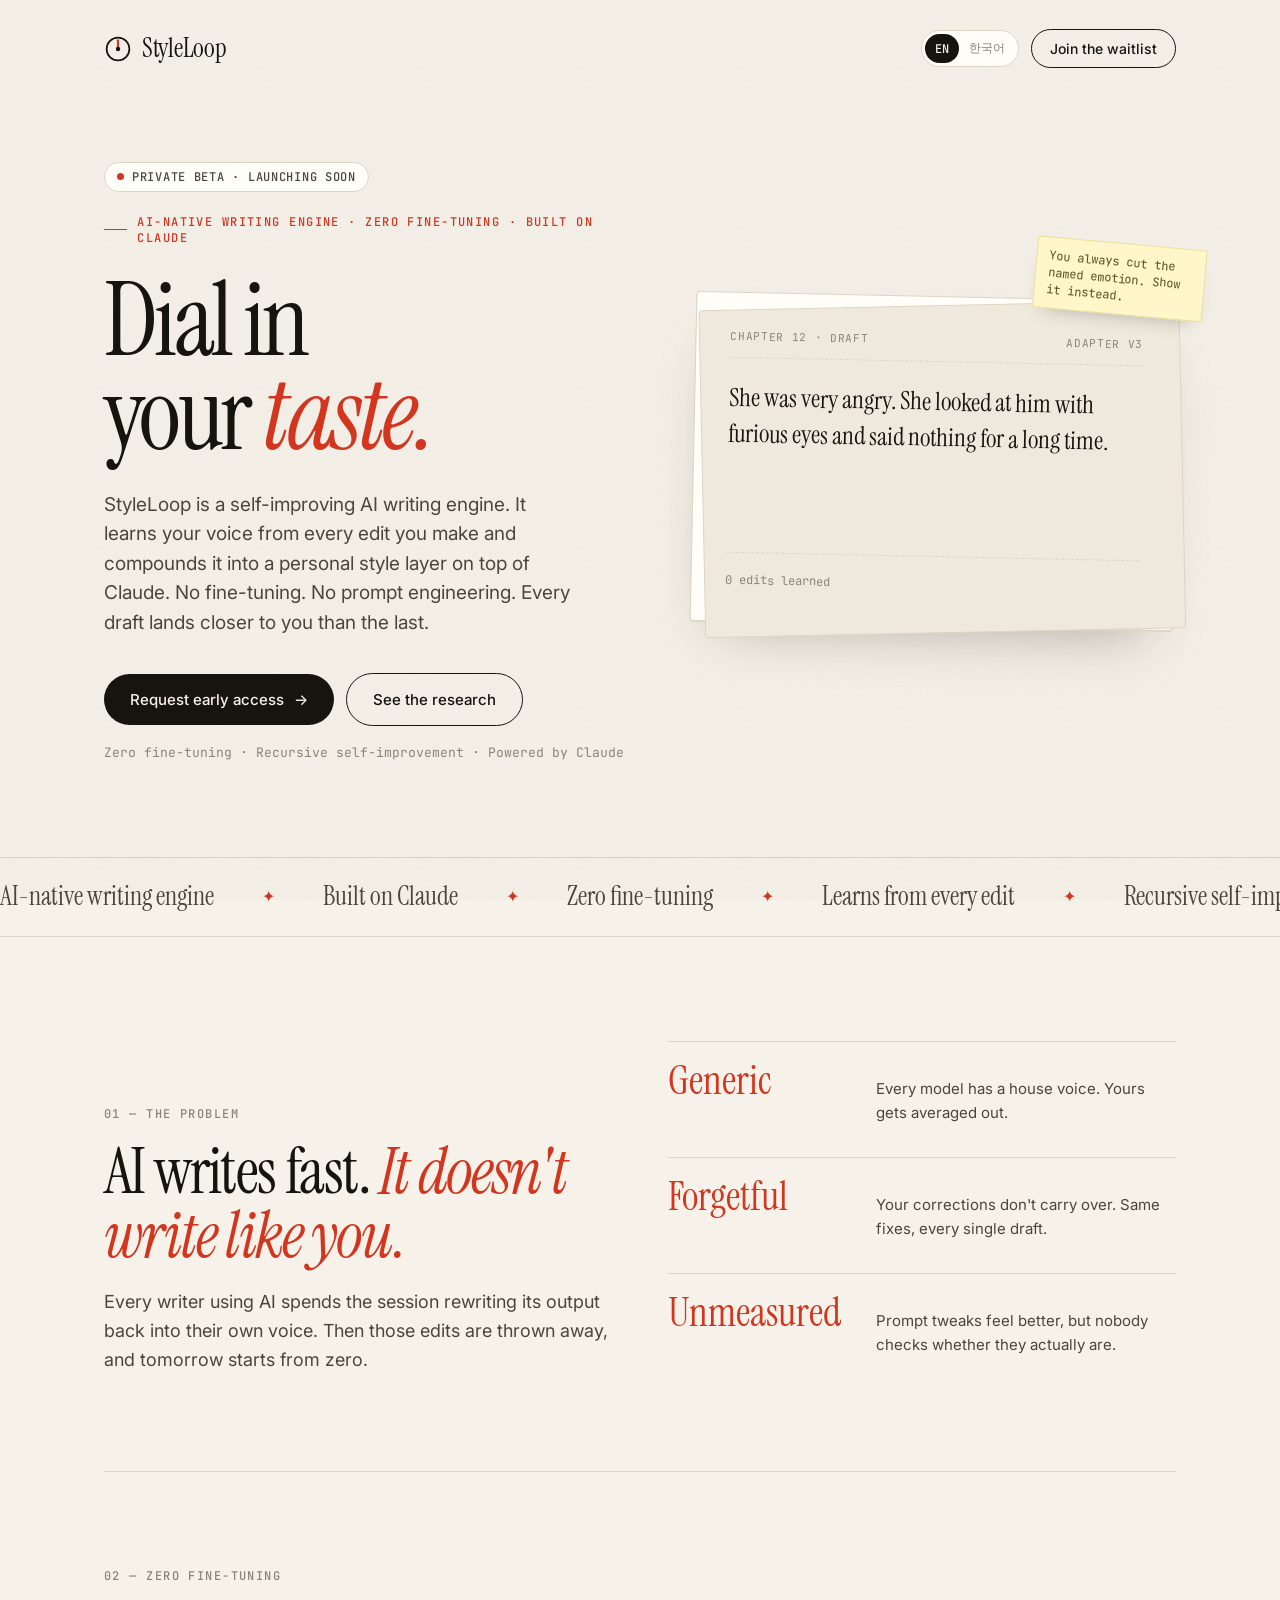
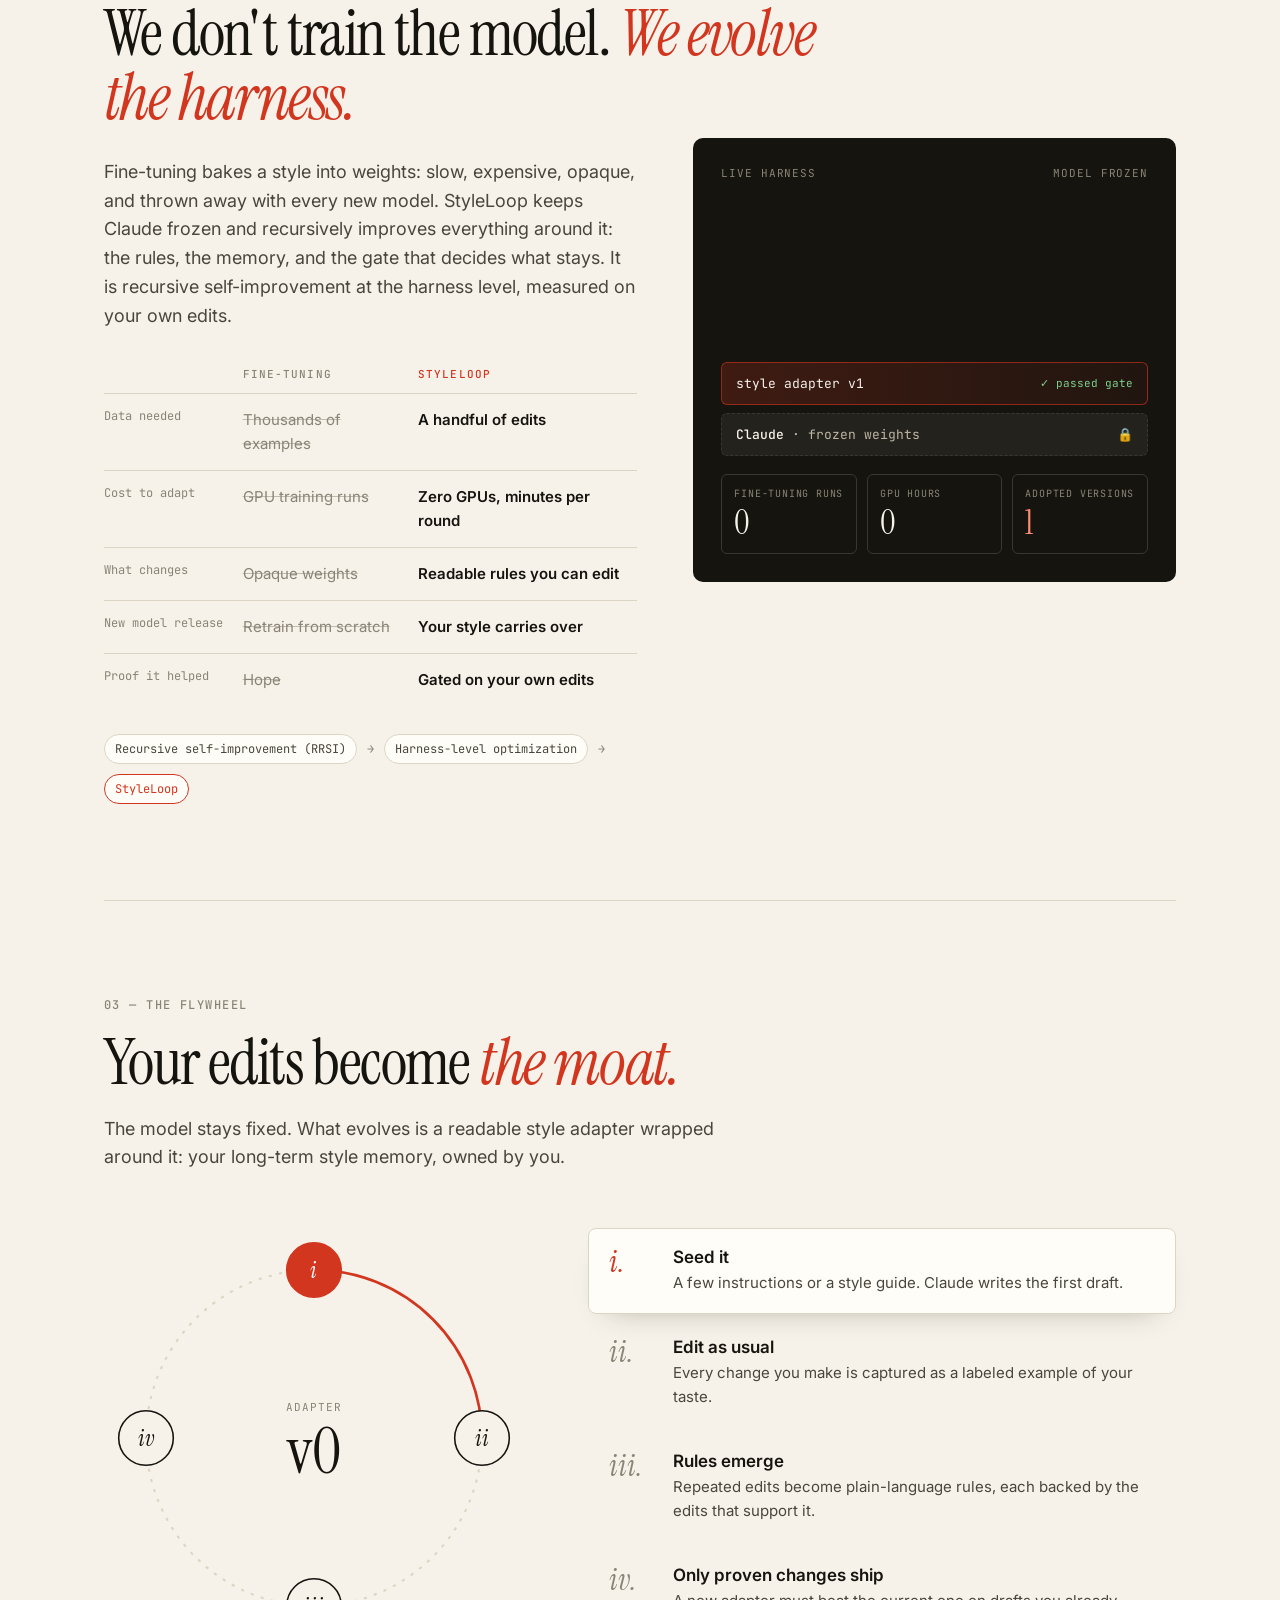
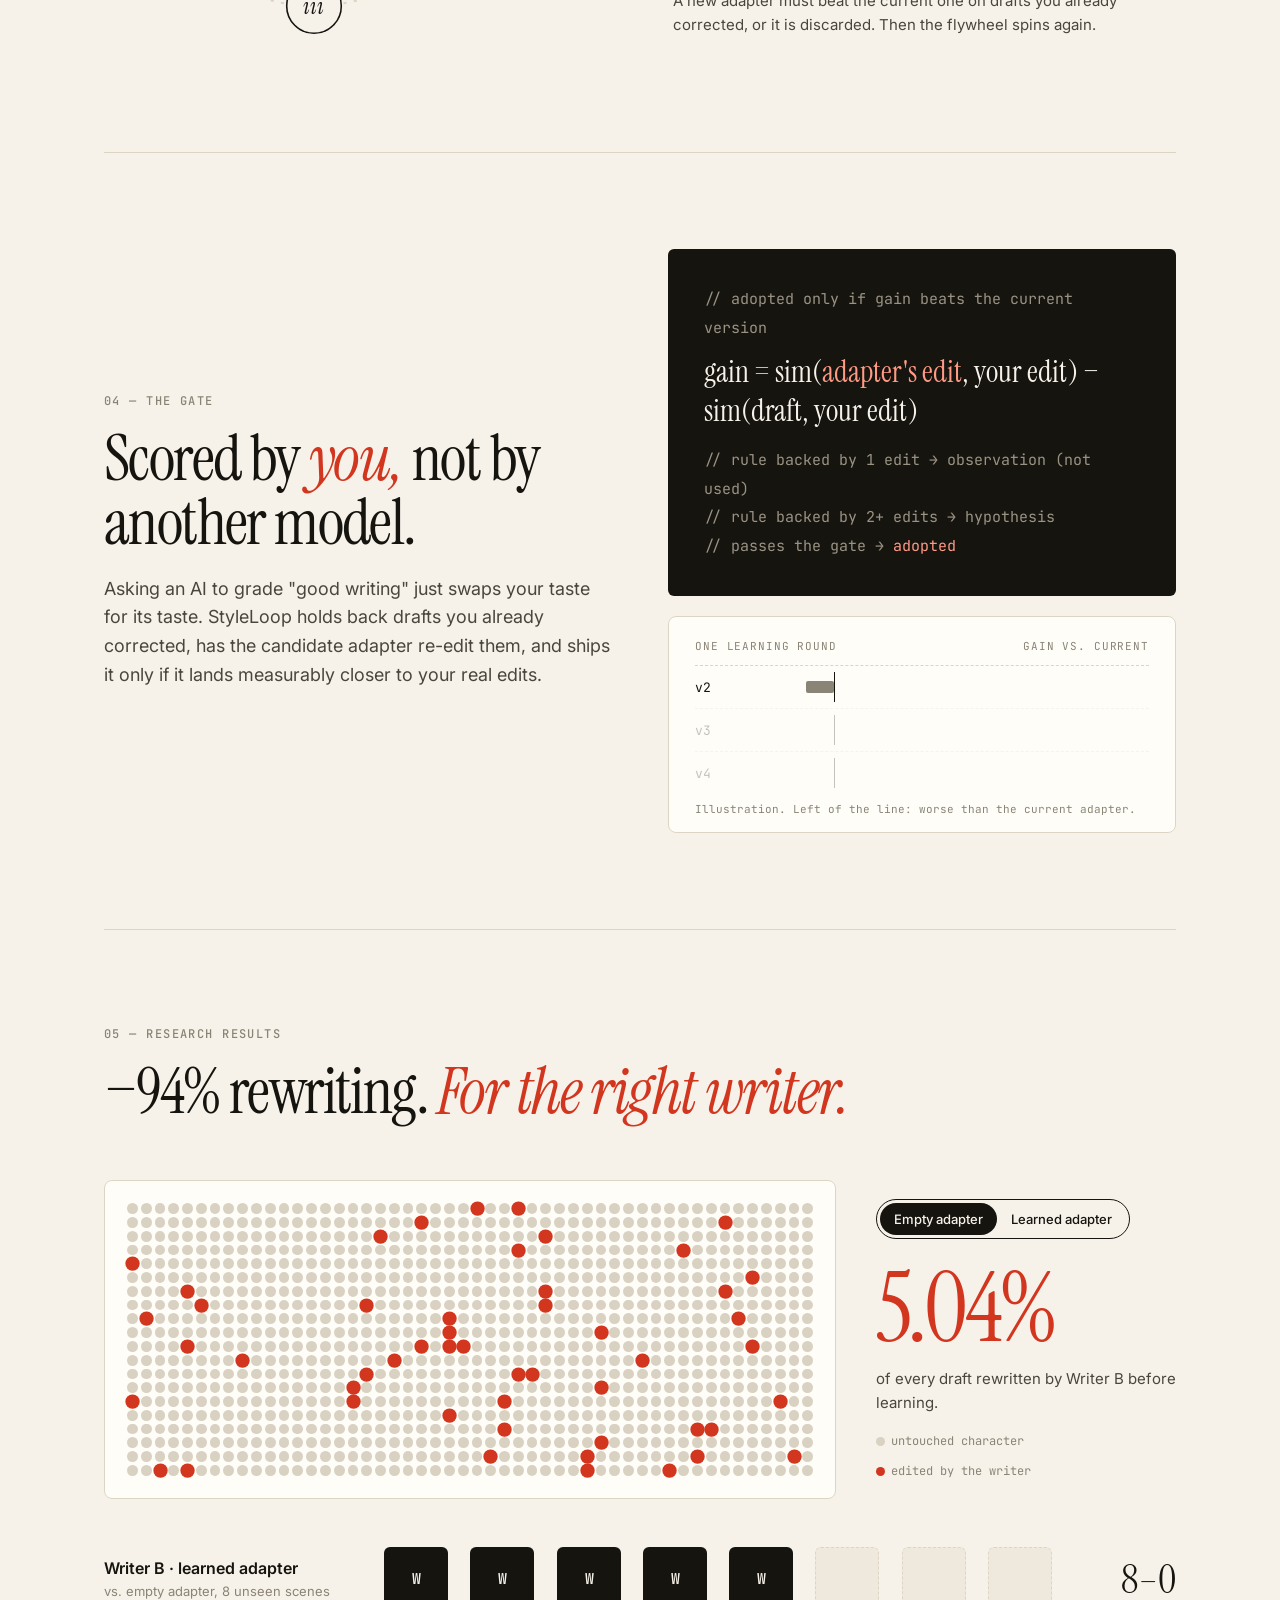
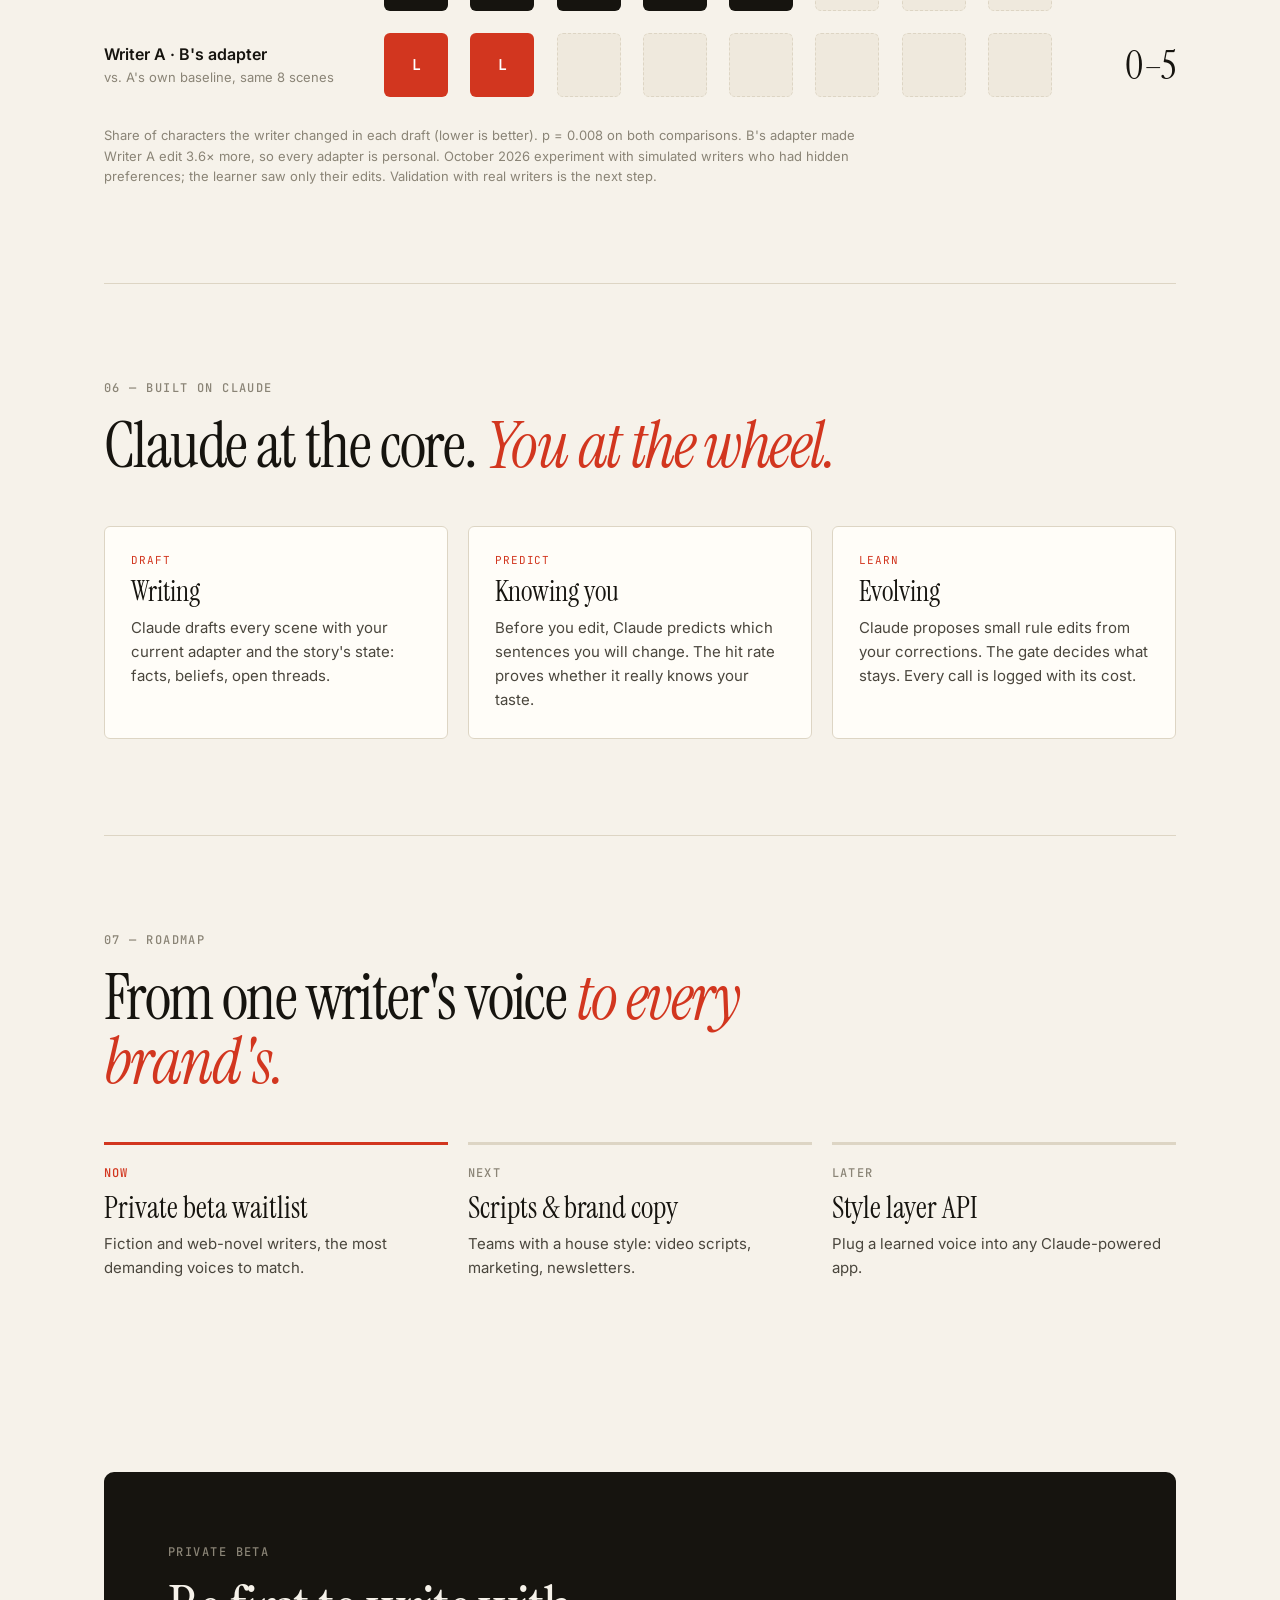
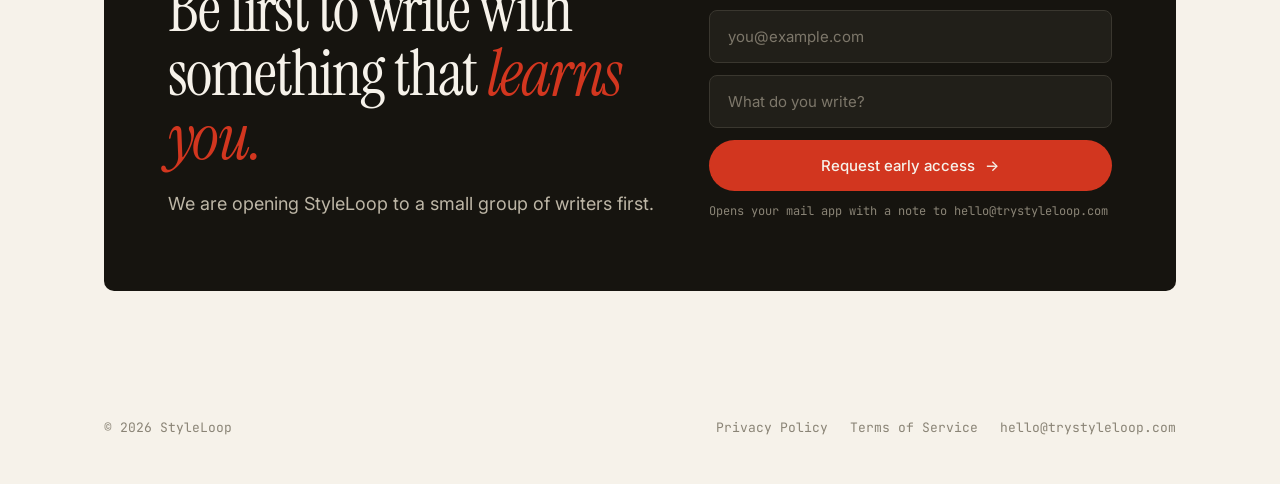
<file: index.html>
<!doctype html>
<html lang="en">
<head>
<meta charset="utf-8">
<meta name="viewport" content="width=device-width, initial-scale=1">
<link rel="icon" href="data:image/svg+xml,%3Csvg xmlns=%27http://www.w3.org/2000/svg%27 viewBox=%270 0 32 32%27%3E%3Crect width=%2732%27 height=%2732%27 rx=%277%27 fill=%27%23f6f2ea%27/%3E%3Ccircle cx=%2716%27 cy=%2716%27 r=%2711%27 fill=%27none%27 stroke=%27%2316140f%27 stroke-width=%272.5%27/%3E%3Cpath d=%27M16 16V7%27 stroke=%27%23d2361f%27 stroke-width=%273%27 stroke-linecap=%27round%27/%3E%3Ccircle cx=%2716%27 cy=%2716%27 r=%272.5%27 fill=%27%2316140f%27/%3E%3C/svg%3E">
<title>StyleLoop — AI writing engine that learns your taste</title>
<meta name="description" content="StyleLoop is a self-improving AI writing engine built on Claude. It learns your voice from every edit you make. Private beta, launching soon.">
<meta property="og:title" content="StyleLoop — Dial in your taste">
<meta property="og:description" content="A self-improving AI writing engine built on Claude. Learns your voice from every edit. −94% rewriting in lab tests.">
<link rel="preconnect" href="https://fonts.googleapis.com">
<link rel="preconnect" href="https://fonts.gstatic.com" crossorigin>
<link href="https://fonts.googleapis.com/css2?family=Instrument+Serif:ital@0;1&family=Inter:wght@400;500;600&family=JetBrains+Mono:wght@400;500&family=Noto+Sans+KR:wght@400;500;600&family=Noto+Serif+KR:wght@400;600&display=swap" rel="stylesheet">
<style>
:root{
  --paper:#f6f2ea;--paper-2:#efe9dd;--ink:#16140f;--ink-2:#4a463d;--muted:#8a8476;
  --line:#ddd5c4;--red:#d2361f;--red-soft:#f4d9d2;--green:#2f6b3f;--card:#fffdf8;
  --serif:"Instrument Serif","Noto Serif KR",Georgia,serif;--sans:Inter,"Noto Sans KR",system-ui,-apple-system,sans-serif;--mono:"JetBrains Mono",ui-monospace,monospace;
}
*{box-sizing:border-box;margin:0;padding:0}
html{scroll-behavior:smooth}
body{background:var(--paper);color:var(--ink);font:16px/1.6 var(--sans);-webkit-font-smoothing:antialiased;overflow-x:hidden}
body::before{content:"";position:fixed;inset:0;pointer-events:none;opacity:.35;z-index:0;
  background-image:url("data:image/svg+xml,%3Csvg xmlns='http://www.w3.org/2000/svg' width='160' height='160'%3E%3Cfilter id='n'%3E%3CfeTurbulence type='fractalNoise' baseFrequency='.9' numOctaves='2'/%3E%3CfeColorMatrix values='0 0 0 0 0 0 0 0 0 0 0 0 0 0 0 0 0 0 .08 0'/%3E%3C/filter%3E%3Crect width='100%25' height='100%25' filter='url(%23n)'/%3E%3C/svg%3E")}
.wrap{position:relative;z-index:1;max-width:1120px;margin:0 auto;padding:0 24px}
a{color:inherit}

/* nav */
nav{display:flex;align-items:center;justify-content:space-between;padding:28px 0}
.logo{display:flex;align-items:center;gap:10px;font-family:var(--serif);font-size:26px;letter-spacing:-.01em;text-decoration:none}
.logo svg{width:28px;height:28px}
.nav-cta{font:500 14px var(--sans);text-decoration:none;padding:10px 18px;border:1px solid var(--ink);border-radius:999px;transition:.2s}
.nav-cta:hover{background:var(--ink);color:var(--paper)}

/* hero */
.hero{display:grid;grid-template-columns:1.05fr .95fr;gap:56px;align-items:center;padding:64px 0 96px}
.eyebrow{font:500 12px var(--mono);letter-spacing:.12em;text-transform:uppercase;color:var(--red);display:flex;align-items:center;gap:10px;margin-bottom:28px}
.eyebrow::before{content:"";width:24px;height:1px;background:var(--red)}
h1{font-family:var(--serif);font-weight:400;font-size:clamp(56px,8vw,104px);line-height:.92;letter-spacing:-.035em}
h1 em{color:var(--red)}
.lead{font-size:19px;line-height:1.55;color:var(--ink-2);max-width:470px;margin:28px 0 36px}
.btn{display:inline-flex;align-items:center;gap:10px;background:var(--ink);color:var(--paper);font:500 15px var(--sans);text-decoration:none;padding:16px 26px;border-radius:999px;border:0;cursor:pointer;transition:transform .2s,background .2s}
.btn:hover{background:var(--red);transform:translateY(-2px)}
.btn span{transition:transform .2s}.btn:hover span{transform:translateX(4px)}
.hero-note{margin-top:18px;font:13px var(--mono);color:var(--muted)}

/* manuscript card */
.sheet{position:relative;background:var(--card);border:1px solid var(--line);border-radius:4px;padding:36px 34px 28px;
  box-shadow:0 1px 0 var(--line),0 30px 60px -30px rgba(40,30,10,.35);transform:rotate(1.2deg)}
.sheet::after{content:"";position:absolute;inset:8px -8px -8px 8px;background:var(--paper-2);border:1px solid var(--line);border-radius:4px;z-index:-1;transform:rotate(-2.4deg)}
.sheet-head{display:flex;justify-content:space-between;font:11px var(--mono);color:var(--muted);letter-spacing:.06em;text-transform:uppercase;margin-bottom:22px;padding-bottom:14px;border-bottom:1px dashed var(--line)}
.prose{font-family:var(--serif);font-size:25px;line-height:1.45;min-height:150px}
.prose del{color:var(--muted);text-decoration:line-through;text-decoration-color:var(--red);text-decoration-thickness:2px}
.prose ins{text-decoration:none;color:var(--red);font-style:italic;background:linear-gradient(transparent 62%,var(--red-soft) 62%)}
.prose .fade{animation:fade .5s ease both}
@keyframes fade{from{opacity:0;transform:translateY(3px)}to{opacity:1;transform:none}}
.margin-note{position:absolute;right:-26px;top:-58px;transform:rotate(4deg);background:#fff6c9;border:1px solid #eadf9d;padding:10px 12px;font:12px/1.4 var(--mono);color:#5a5020;width:170px;box-shadow:0 10px 20px -12px rgba(0,0,0,.3)}
.sheet-foot{display:flex;align-items:center;justify-content:space-between;margin-top:22px;padding-top:14px;border-top:1px dashed var(--line);font:12px var(--mono);color:var(--muted)}
.chip{display:inline-flex;align-items:center;gap:6px;padding:5px 10px;border-radius:999px;background:#e3efe4;color:var(--green);font-weight:500}
.chip::before{content:"";width:6px;height:6px;border-radius:50%;background:var(--green)}

/* sections */
section{padding:96px 0;border-top:1px solid var(--line)}
.sec-label{font:500 12px var(--mono);letter-spacing:.12em;text-transform:uppercase;color:var(--muted);margin-bottom:18px}
h2{font-family:var(--serif);font-weight:400;font-size:clamp(40px,5vw,64px);line-height:1;letter-spacing:-.025em;max-width:780px}
h2 em{color:var(--red)}
.sub{color:var(--ink-2);font-size:18px;max-width:620px;margin-top:20px}

/* loop */

/* principle */
.principle{display:grid;grid-template-columns:1fr 1fr;gap:56px;align-items:center}
.formula{background:var(--ink);color:var(--paper);border-radius:6px;padding:36px;font:15px/1.9 var(--mono)}
.formula .k{color:#ff9a85}.formula .c{color:#9a9384}
.formula .big{font-family:var(--serif);font-size:30px;line-height:1.3;color:var(--paper);display:block;margin:10px 0 16px}

.fine{font-size:13px;color:var(--muted);margin-top:28px;max-width:760px}
.fine a{color:var(--ink-2)}

/* claude */
.claude-grid{display:grid;grid-template-columns:repeat(3,1fr);gap:20px;margin-top:48px}
.cg{background:var(--card);border:1px solid var(--line);border-radius:6px;padding:26px}
.cg .tag{font:11px var(--mono);letter-spacing:.08em;text-transform:uppercase;color:var(--red)}
.cg h3{font-family:var(--serif);font-weight:400;font-size:28px;margin:10px 0 8px;line-height:1.1}
.cg p{color:var(--ink-2);font-size:15px}

/* beta */
.beta{background:var(--ink);color:var(--paper);border-radius:10px;padding:72px 64px;display:grid;grid-template-columns:1.1fr .9fr;gap:48px;align-items:end;margin:96px 0}
.beta h2{color:var(--paper)}
.beta .sub{color:#bdb6a6}
form{display:grid;gap:12px}
input{width:100%;padding:16px 18px;border-radius:8px;border:1px solid #3a372f;background:#211f19;color:var(--paper);font:15px var(--sans);outline:none;transition:border .2s}
input::placeholder{color:#7d776a}
input:focus{border-color:var(--red)}
form .btn{background:var(--red);justify-content:center}
form .btn:hover{background:#ef4a30}
.form-note{font:12px var(--mono);color:#8a8476}

footer{display:flex;justify-content:space-between;align-items:center;padding:32px 0 48px;font:13px var(--mono);color:var(--muted)}
footer a{text-decoration:none}footer a:hover{color:var(--red)}
footer .legal{display:flex;flex-wrap:wrap;gap:22px;padding:0}


/* loop ring */
.loop-wrap{display:grid;grid-template-columns:420px 1fr;gap:64px;align-items:center;margin-top:56px}
.ring{width:100%;max-width:420px;aspect-ratio:1;position:relative}
.ring svg{width:100%;height:100%;overflow:visible}
.ring .track{fill:none;stroke:var(--line);stroke-width:2;stroke-dasharray:3 7}
.ring .prog{fill:none;stroke:var(--red);stroke-width:2.5;stroke-linecap:round;transition:stroke-dashoffset 1.4s cubic-bezier(.6,0,.2,1)}
.ring .node circle{fill:var(--paper);stroke:var(--ink);stroke-width:1.5;transition:.4s}
.ring .node text{font:italic 22px var(--serif);fill:var(--ink);text-anchor:middle;dominant-baseline:central;transition:.4s}
.ring .node.on circle{fill:var(--red);stroke:var(--red)}
.ring .node.on text{fill:#fff}
.ring-center{position:absolute;inset:0;display:flex;flex-direction:column;align-items:center;justify-content:center;pointer-events:none}
.ring-center .k{font:11px var(--mono);letter-spacing:.1em;text-transform:uppercase;color:var(--muted)}
.ring-center .v{font-family:var(--serif);font-size:64px;line-height:1;margin-top:6px}
.ring-center .v.bump{animation:bump .6s ease}
@keyframes bump{0%{transform:scale(1)}40%{transform:scale(1.18);color:var(--red)}100%{transform:scale(1)}}
.steps{display:grid;gap:4px}
.st{display:grid;grid-template-columns:48px 1fr;gap:16px;padding:18px 20px;border-radius:8px;border:1px solid transparent;transition:.4s}
.st .n{font:italic 30px/1 var(--serif);color:var(--muted);transition:.4s}
.st h3{font:600 17px var(--sans);margin-bottom:4px}
.st p{color:var(--ink-2);font-size:15px}
.st.on{background:var(--card);border-color:var(--line);box-shadow:0 14px 30px -20px rgba(40,30,10,.35)}
.st.on .n{color:var(--red)}

/* gate animation */
.gate{background:var(--card);border:1px solid var(--line);border-radius:8px;padding:22px 26px 16px;margin-top:20px}
.gate-head{display:flex;justify-content:space-between;font:11px var(--mono);letter-spacing:.08em;text-transform:uppercase;color:var(--muted);margin-bottom:12px}
.cand{display:grid;grid-template-columns:44px 1fr 112px;gap:14px;align-items:center;padding:10px 0;border-top:1px dashed var(--line);font:13px var(--mono);opacity:.25;transition:opacity .4s}
.cand.show{opacity:1}
.cand .axis{position:relative;height:18px}
.cand .axis::before{content:"";position:absolute;left:30%;top:-6px;bottom:-6px;width:1px;background:var(--ink)}
.cand .gbar{position:absolute;top:3px;height:12px;border-radius:2px;background:var(--muted);width:0;left:30%;transition:width .9s cubic-bezier(.2,.8,.2,1),left .9s cubic-bezier(.2,.8,.2,1),background .3s}
.cand .verdict{justify-self:end;padding:4px 10px;border-radius:999px;font-size:11px;letter-spacing:.04em;opacity:0;transform:scale(.8);transition:.35s}
.cand.done .verdict{opacity:1;transform:none}
.verdict.no{background:var(--red-soft);color:var(--red)}
.verdict.yes{background:#e3efe4;color:var(--green)}
.cand.adopted .gbar{background:var(--green)}
.cand.rejected .gbar{background:var(--red)}
.gate-foot{font:11px var(--mono);color:var(--muted);margin-top:8px}

/* results: dot field */
.field-wrap{display:grid;grid-template-columns:1fr 300px;gap:40px;margin-top:56px;align-items:center}
.field{display:grid;grid-template-columns:repeat(50,1fr);gap:3px;padding:22px;background:var(--card);border:1px solid var(--line);border-radius:8px}
.field i{display:block;aspect-ratio:1;border-radius:50%;background:#d9d2c2;transition:background .5s,transform .5s}
.field i.r{background:var(--red);transform:scale(1.3)}
.toggle{display:inline-flex;border:1px solid var(--ink);border-radius:999px;padding:3px;margin-bottom:22px}
.toggle button{border:0;background:none;font:500 13px var(--sans);padding:8px 14px;border-radius:999px;cursor:pointer;color:var(--ink);transition:.3s}
.toggle button.on{background:var(--ink);color:var(--paper)}
.readout .big{font-family:var(--serif);font-size:96px;line-height:1;letter-spacing:-.03em;transition:color .4s}
.readout .big.red{color:var(--red)}
.readout .cap{color:var(--ink-2);margin-top:10px;font-size:15px;min-height:48px}
.readout .legend{display:flex;flex-wrap:wrap;gap:14px;margin-top:18px;font:12px var(--mono);color:var(--muted)}
.readout .legend span::before{content:"";display:inline-block;width:9px;height:9px;border-radius:50%;margin-right:6px;vertical-align:-1px;background:#d9d2c2}
.readout .legend span.r::before{background:var(--red)}

/* results: scene tiles */
.duels{display:grid;gap:22px;margin-top:48px}
.duel{display:grid;grid-template-columns:260px 1fr 90px;gap:20px;align-items:center}
.duel .lbl{font-weight:600}.duel .lbl small{display:block;font-weight:400;color:var(--muted);font-size:13px}
.tiles{display:grid;grid-template-columns:repeat(8,1fr);gap:8px;perspective:600px}
.tile{aspect-ratio:1;max-width:64px;border-radius:6px;position:relative;transform-style:preserve-3d;transition:transform .6s cubic-bezier(.3,1.4,.5,1)}
.tile b,.tile s{position:absolute;inset:0;display:flex;align-items:center;justify-content:center;border-radius:6px;backface-visibility:hidden;font:600 15px var(--mono);text-decoration:none}
.tile b{background:var(--paper-2);border:1px dashed var(--line)}
.tile s{transform:rotateY(180deg)}
.tile.w s{background:var(--ink);color:var(--paper)}
.tile.l s{background:var(--red);color:#fff}
.tile.flip{transform:rotateY(180deg)}
.duel .score{font-family:var(--serif);font-size:40px;line-height:1;text-align:right;font-variant-numeric:tabular-nums}

@media (max-width:900px){
  .loop-wrap,.field-wrap{grid-template-columns:1fr}
  .ring{margin:0 auto;max-width:340px}
  .duel{grid-template-columns:1fr;gap:10px}
  .duel .score{text-align:left}
}
@media (max-width:540px){
  .field{grid-template-columns:repeat(25,1fr);padding:14px}
  .readout .big{font-size:72px}
}


/* harness vs fine-tuning */
.hx{display:grid;grid-template-columns:1.05fr .95fr;gap:56px;align-items:start;margin-top:8px}
.vs{width:100%;border-collapse:collapse;margin-top:36px;font-size:15px}
.vs th{font:500 11px var(--mono);letter-spacing:.1em;text-transform:uppercase;color:var(--muted);text-align:left;padding:0 12px 12px 0}
.vs th.us{color:var(--red)}
.vs td{padding:14px 12px 14px 0;border-top:1px solid var(--line);vertical-align:top}
.vs td:first-child{color:var(--muted);font:12px var(--mono);width:26%}
.vs td.them{color:var(--muted);text-decoration:line-through;text-decoration-color:rgba(138,132,118,.5)}
.vs td.us{font-weight:600}
.lineage{display:flex;flex-wrap:wrap;align-items:center;gap:10px;margin-top:28px;font:12px var(--mono);color:var(--ink-2)}
.lineage span{border:1px solid var(--line);background:var(--card);padding:6px 10px;border-radius:999px}
.lineage span.hl{border-color:var(--red);color:var(--red)}
.lineage i{color:var(--muted);font-style:normal}

.stack{background:var(--ink);color:var(--paper);border-radius:10px;padding:28px;position:relative;overflow:hidden}
.stack-head{display:flex;justify-content:space-between;font:11px var(--mono);letter-spacing:.08em;text-transform:uppercase;color:#8a8476;margin-bottom:18px}
.layers{display:flex;flex-direction:column-reverse;gap:8px;height:258px;overflow:hidden;justify-content:flex-start}
.layer{border:1px solid #3a372f;border-radius:6px;padding:12px 14px;display:flex;justify-content:space-between;align-items:center;font:13px var(--mono);
  animation:drop .7s cubic-bezier(.2,1.3,.4,1) both}
.layer.base{background:#24221c;border-style:dashed;color:#bdb6a6;animation:none}
.layer.base b{color:var(--paper);font-weight:500}
.layer.ad{background:linear-gradient(90deg,rgba(210,54,31,.22),rgba(210,54,31,.06));border-color:rgba(210,54,31,.6)}
.layer.ad .ok{color:#7fd08f;font-size:11px}
.layer.ad.old{opacity:.45}
@keyframes drop{from{opacity:0;transform:translateY(-40px)}to{opacity:1;transform:none}}
.meters{display:grid;grid-template-columns:repeat(3,1fr);gap:10px;margin-top:18px}
.meter{border:1px solid #3a372f;border-radius:6px;padding:12px}
.meter .k{font:10px var(--mono);letter-spacing:.08em;text-transform:uppercase;color:#8a8476}
.meter .v{font-family:var(--serif);font-size:34px;line-height:1.1;margin-top:4px}
.meter .v.red{color:#ff8a73}
@media (max-width:900px){.hx{grid-template-columns:1fr}}

/* reveal */
.rv{opacity:0;transform:translateY(18px);transition:opacity .8s ease,transform .8s ease}
.rv.in{opacity:1;transform:none}

@media (max-width:900px){
  .hero,.principle,.beta{grid-template-columns:1fr}
  .hero{padding:32px 0 72px;gap:64px}
  .margin-note{display:none}
  .claude-grid{grid-template-columns:1fr}
  .beta{padding:48px 28px}
}
@media (max-width:540px){
  .wrap{padding:0 16px}
  .prose{font-size:21px}
  .sheet{padding:28px 22px 22px}
  section{padding:72px 0}
  footer{flex-direction:column;gap:10px}
}
@media (prefers-reduced-motion:reduce){*{animation:none!important;transition:none!important}.rv{opacity:1;transform:none}}

/* language switch */
.nav-right{display:flex;align-items:center;gap:12px}
.lang{display:inline-flex;border:1px solid var(--line);border-radius:999px;padding:3px;background:var(--card)}
.lang button{border:0;background:none;font:500 12px var(--mono);padding:6px 10px;border-radius:999px;cursor:pointer;color:var(--muted);transition:.25s}
.lang button.on{background:var(--ink);color:var(--paper)}
html[lang=ko] h1,html[lang=ko] h2{letter-spacing:-.04em;word-break:keep-all}
html[lang=ko] h1{font-size:clamp(48px,7vw,92px);line-height:1.02}
html[lang=ko] body{word-break:keep-all}

/* hero extras */
.hero-ctas{display:flex;flex-wrap:wrap;gap:12px;align-items:center}
.btn.ghost{background:transparent;color:var(--ink);border:1px solid var(--ink)}
.btn.ghost:hover{background:var(--ink);color:var(--paper)}
.live{display:inline-flex;align-items:center;gap:8px;font:500 12px var(--mono);letter-spacing:.06em;text-transform:uppercase;color:var(--ink-2);border:1px solid var(--line);background:var(--card);padding:6px 12px;border-radius:999px;margin-bottom:22px}
.live i{width:7px;height:7px;border-radius:50%;background:var(--red);box-shadow:0 0 0 0 rgba(210,54,31,.5);animation:pulse 1.8s infinite}
@keyframes pulse{70%{box-shadow:0 0 0 9px rgba(210,54,31,0)}100%{box-shadow:0 0 0 0 rgba(210,54,31,0)}}

/* marquee */
.marquee{border-top:1px solid var(--line);border-bottom:1px solid var(--line);overflow:hidden;padding:18px 0;margin-bottom:8px}
.marquee-track{display:flex;gap:48px;width:max-content;animation:slide 32s linear infinite;font-family:var(--serif);font-size:26px;color:var(--ink-2);white-space:nowrap}
.marquee-track span{display:inline-flex;align-items:center;gap:48px}
.marquee-track span::after{content:"✦";color:var(--red);font-size:16px}
@keyframes slide{to{transform:translateX(-50%)}}

/* problem */
.problem{display:grid;grid-template-columns:1fr 1fr;gap:56px;align-items:end}
.pain{display:grid;gap:14px}
.pain div{display:grid;grid-template-columns:190px 1fr;gap:18px;align-items:baseline;padding:18px 0;border-top:1px solid var(--line)}
.pain b{font-family:var(--serif);font-weight:400;font-size:40px;line-height:1;color:var(--red)}
.pain p{color:var(--ink-2);font-size:15px}

/* roadmap */
.road{display:grid;grid-template-columns:repeat(3,1fr);gap:20px;margin-top:48px}
.rm{border-top:3px solid var(--line);padding-top:20px}
.rm.now{border-color:var(--red)}
.rm .when{font:500 12px var(--mono);letter-spacing:.1em;text-transform:uppercase;color:var(--muted)}
.rm.now .when{color:var(--red)}
.rm h3{font-family:var(--serif);font-weight:400;font-size:30px;line-height:1.1;margin:10px 0 8px}
.rm p{color:var(--ink-2);font-size:15px}
@media (max-width:900px){.problem,.road{grid-template-columns:1fr}}
@media (max-width:540px){.nav-cta{display:none}.pain div{grid-template-columns:1fr;gap:6px}.pain b{font-size:32px}}
</style>
</head>
<body>

<div class="wrap">

<nav>
  <a class="logo" href="#">
    <svg viewBox="0 0 32 32" fill="none" aria-hidden="true"><circle cx="16" cy="16" r="13" stroke="#16140f" stroke-width="2"/><path d="M16 16 L16 6" stroke="#d2361f" stroke-width="2.5" stroke-linecap="round"/><circle cx="16" cy="16" r="2.5" fill="#16140f"/></svg>
    StyleLoop
  </a>
  <div class="nav-right">
    <div class="lang" id="lang"><button data-l="en">EN</button><button data-l="ko">한국어</button></div>
    <a class="nav-cta" href="#beta" data-i18n="nav_cta">Join the waitlist</a>
  </div>
</nav>

<header class="hero">
  <div>
    <div class="live"><i></i><span data-i18n="live">Private beta · Launching soon</span></div>
    <div class="eyebrow" data-i18n="eyebrow">AI-native writing engine · Zero fine-tuning · Built on Claude</div>
    <h1 data-i18n="h1">Dial in<br>your <em>taste.</em></h1>
    <p class="lead" data-i18n="lead">StyleLoop is a self-improving AI writing engine. It learns your voice from every edit you make and compounds it into a personal style layer on top of Claude. No fine-tuning. No prompt engineering. Every draft lands closer to you than the last.</p>
    <div class="hero-ctas">
      <a class="btn" href="#beta"><span data-i18n="cta">Request early access</span> <span>→</span></a>
      <a class="btn ghost" href="#results" data-i18n="cta2">See the research</a>
    </div>
    <div class="hero-note" data-i18n="note">Zero fine-tuning · Recursive self-improvement · Powered by Claude</div>
  </div>

  <div class="sheet" aria-label="Example of an edited draft">
    <div class="sheet-head"><span data-i18n="sheet_head">Chapter 12 · draft</span><span id="ver">adapter v3</span></div>
    <p class="prose" id="prose"></p>
    <div class="margin-note" data-i18n="margin">You always cut the named emotion. Show it instead.</div>
    <div class="sheet-foot"><span id="edits"></span><span class="chip" id="chip">v4 adopted</span></div>
  </div>
</header>
</div>

<div class="marquee" aria-hidden="true"><div class="marquee-track" id="marquee"></div></div>

<div class="wrap">
<section class="rv" style="border-top:0">
  <div class="problem">
    <div>
      <div class="sec-label" data-i18n="p_label">01 — The problem</div>
      <h2 data-i18n="p_h2">AI writes fast. <em>It doesn't write like you.</em></h2>
      <p class="sub" data-i18n="p_sub">Every writer using AI spends the session rewriting its output back into their own voice. Then those edits are thrown away, and tomorrow starts from zero.</p>
    </div>
    <div class="pain">
      <div><b data-i18n="p1_k">Generic</b><p data-i18n="p1">Every model has a house voice. Yours gets averaged out.</p></div>
      <div><b data-i18n="p2_k">Forgetful</b><p data-i18n="p2">Your corrections don't carry over. Same fixes, every single draft.</p></div>
      <div><b data-i18n="p3_k">Unmeasured</b><p data-i18n="p3">Prompt tweaks feel better, but nobody checks whether they actually are.</p></div>
    </div>
  </div>
</section>

<section class="rv" id="harness">
  <div class="sec-label" data-i18n="h_label">02 — Zero fine-tuning</div>
  <h2 data-i18n="h_h2">We don't train the model. <em>We evolve the harness.</em></h2>
  <div class="hx">
    <div>
      <p class="sub" data-i18n="h_sub">Fine-tuning bakes a style into weights: slow, expensive, opaque, and thrown away with every new model. StyleLoop keeps Claude frozen and recursively improves everything around it: the rules, the memory, and the gate that decides what stays. It is recursive self-improvement at the harness level, measured on your own edits.</p>
      <table class="vs">
        <tr><th></th><th data-i18n="vs_them">Fine-tuning</th><th class="us">StyleLoop</th></tr>
        <tr><td data-i18n="vs1">Data needed</td><td class="them" data-i18n="vs1a">Thousands of examples</td><td class="us" data-i18n="vs1b">A handful of edits</td></tr>
        <tr><td data-i18n="vs2">Cost to adapt</td><td class="them" data-i18n="vs2a">GPU training runs</td><td class="us" data-i18n="vs2b">Zero GPUs, minutes per round</td></tr>
        <tr><td data-i18n="vs3">What changes</td><td class="them" data-i18n="vs3a">Opaque weights</td><td class="us" data-i18n="vs3b">Readable rules you can edit</td></tr>
        <tr><td data-i18n="vs4">New model release</td><td class="them" data-i18n="vs4a">Retrain from scratch</td><td class="us" data-i18n="vs4b">Your style carries over</td></tr>
        <tr><td data-i18n="vs5">Proof it helped</td><td class="them" data-i18n="vs5a">Hope</td><td class="us" data-i18n="vs5b">Gated on your own edits</td></tr>
      </table>
      <div class="lineage"><span data-i18n="ln1">Recursive self-improvement (RRSI)</span><i>→</i><span data-i18n="ln2">Harness-level optimization</span><i>→</i><span class="hl">StyleLoop</span></div>
    </div>
    <div class="stack" id="stack">
      <div class="stack-head"><span data-i18n="st_h1">Live harness</span><span data-i18n="st_h2">model frozen</span></div>
      <div class="layers" id="layers"><div class="layer base"><span><b>Claude</b> · <span data-i18n="st_base">frozen weights</span></span><span>🔒</span></div></div>
      <div class="meters">
        <div class="meter"><div class="k" data-i18n="mt1">Fine-tuning runs</div><div class="v">0</div></div>
        <div class="meter"><div class="k" data-i18n="mt2">GPU hours</div><div class="v">0</div></div>
        <div class="meter"><div class="k" data-i18n="mt3">Adopted versions</div><div class="v red" id="laps">0</div></div>
      </div>
    </div>
  </div>
</section>

<section class="rv">
  <div class="sec-label" data-i18n="l_label">03 — The flywheel</div>
  <h2 data-i18n="l_h2">Your edits become <em>the moat.</em></h2>
  <p class="sub" data-i18n="l_sub">The model stays fixed. What evolves is a readable style adapter wrapped around it: your long-term style memory, owned by you.</p>
  <div class="loop-wrap">
    <div class="ring">
      <svg viewBox="0 0 400 400" aria-hidden="true">
        <circle class="track" cx="200" cy="200" r="160"/>
        <circle class="prog" id="prog" cx="200" cy="200" r="160" transform="rotate(-90 200 200)"/>
        <g class="node"><circle cx="200" cy="40" r="26"/><text x="200" y="40">i</text></g>
        <g class="node"><circle cx="360" cy="200" r="26"/><text x="360" y="200">ii</text></g>
        <g class="node"><circle cx="200" cy="360" r="26"/><text x="200" y="360">iii</text></g>
        <g class="node"><circle cx="40" cy="200" r="26"/><text x="40" y="200">iv</text></g>
      </svg>
      <div class="ring-center"><div class="k">adapter</div><div class="v" id="ringv">v0</div></div>
    </div>
    <div class="steps">
      <div class="st"><div class="n">i.</div><div><h3 data-i18n="s1_h">Seed it</h3><p data-i18n="s1">A few instructions or a style guide. Claude writes the first draft.</p></div></div>
      <div class="st"><div class="n">ii.</div><div><h3 data-i18n="s2_h">Edit as usual</h3><p data-i18n="s2">Every change you make is captured as a labeled example of your taste.</p></div></div>
      <div class="st"><div class="n">iii.</div><div><h3 data-i18n="s3_h">Rules emerge</h3><p data-i18n="s3">Repeated edits become plain-language rules, each backed by the edits that support it.</p></div></div>
      <div class="st"><div class="n">iv.</div><div><h3 data-i18n="s4_h">Only proven changes ship</h3><p data-i18n="s4">A new adapter must beat the current one on drafts you already corrected, or it is discarded. Then the flywheel spins again.</p></div></div>
    </div>
  </div>
</section>

<section class="rv">
  <div class="principle">
    <div>
      <div class="sec-label" data-i18n="g_label">04 — The gate</div>
      <h2 data-i18n="g_h2">Scored by <em>you,</em> not by another model.</h2>
      <p class="sub" data-i18n="g_sub">Asking an AI to grade "good writing" just swaps your taste for its taste. StyleLoop holds back drafts you already corrected, has the candidate adapter re-edit them, and ships it only if it lands measurably closer to your real edits.</p>
    </div>
    <div>
    <div class="formula">
      <span class="c" data-i18n="f1">// adopted only if gain beats the current version</span>
      <span class="big">gain = sim(<span class="k">adapter's edit</span>, your edit) − sim(draft, your edit)</span>
      <span class="c" data-i18n="f2">// rule backed by 1 edit → observation (not used)</span><br>
      <span class="c" data-i18n="f3">// rule backed by 2+ edits → hypothesis</span><br>
      <span class="c" data-i18n="f4">// passes the gate → </span><span class="k">adopted</span>
    </div>
    <div class="gate" id="gate">
      <div class="gate-head"><span data-i18n="gate_h1">One learning round</span><span data-i18n="gate_h2">gain vs. current</span></div>
      <div class="cand" data-g="-0.35" data-ok="0"><span>v2</span><div class="axis"><div class="gbar"></div></div><span class="verdict no" data-i18n="v_rej">rejected</span></div>
      <div class="cand" data-g="0.08" data-ok="0"><span>v3</span><div class="axis"><div class="gbar"></div></div><span class="verdict no" data-i18n="v_loss">more losses</span></div>
      <div class="cand" data-g="0.9" data-ok="1"><span>v4</span><div class="axis"><div class="gbar"></div></div><span class="verdict yes" data-i18n="v_ok">adopted</span></div>
      <div class="gate-foot" data-i18n="gate_foot">Illustration. Left of the line: worse than the current adapter.</div>
    </div>
    </div>
  </div>
</section>

<section class="rv" id="results">
  <div class="sec-label" data-i18n="r_label">05 — Research results</div>
  <h2 data-i18n="r_h2">−94% rewriting. <em>For the right writer.</em></h2>
  <div class="field-wrap">
    <div class="field" id="field" aria-label="Characters changed by the writer"></div>
    <div class="readout">
      <div class="toggle" id="toggle"><button data-k="0" class="on" data-i18n="t0">Empty adapter</button><button data-k="1" data-i18n="t1">Learned adapter</button></div>
      <div class="big" id="pct">5.05%</div>
      <div class="cap" id="cap"></div>
      <div class="legend"><span data-i18n="lg0">untouched character</span><span class="r" data-i18n="lg1">edited by the writer</span></div>
    </div>
  </div>
  <div class="duels" id="duels">
    <div class="duel"><div class="lbl"><span data-i18n="d1">Writer B · learned adapter</span><small data-i18n="d1s">vs. empty adapter, 8 unseen scenes</small></div><div class="tiles" data-kind="w"></div><div class="score"><span class="counter">0</span>–0</div></div>
    <div class="duel"><div class="lbl"><span data-i18n="d2">Writer A · B's adapter</span><small data-i18n="d2s">vs. A's own baseline, same 8 scenes</small></div><div class="tiles" data-kind="l"></div><div class="score">0–<span class="counter">0</span></div></div>
  </div>
  <p class="fine" data-i18n="fine">Share of characters the writer changed in each draft (lower is better). p = 0.008 on both comparisons. B's adapter made Writer A edit 3.6× more, so every adapter is personal. October 2026 experiment with simulated writers who had hidden preferences; the learner saw only their edits. Validation with real writers is the next step.</p>
</section>

<section class="rv">
  <div class="sec-label" data-i18n="c_label">06 — Built on Claude</div>
  <h2 data-i18n="c_h2">Claude at the core. <em>You at the wheel.</em></h2>
  <div class="claude-grid">
    <div class="cg"><div class="tag">Draft</div><h3 data-i18n="c1_h">Writing</h3><p data-i18n="c1">Claude drafts every scene with your current adapter and the story's state: facts, beliefs, open threads.</p></div>
    <div class="cg"><div class="tag">Predict</div><h3 data-i18n="c2_h">Knowing you</h3><p data-i18n="c2">Before you edit, Claude predicts which sentences you will change. The hit rate proves whether it really knows your taste.</p></div>
    <div class="cg"><div class="tag">Learn</div><h3 data-i18n="c3_h">Evolving</h3><p data-i18n="c3">Claude proposes small rule edits from your corrections. The gate decides what stays. Every call is logged with its cost.</p></div>
  </div>
</section>

<section class="rv">
  <div class="sec-label" data-i18n="m_label">07 — Roadmap</div>
  <h2 data-i18n="m_h2">From one writer's voice <em>to every brand's.</em></h2>
  <div class="road">
    <div class="rm now"><div class="when" data-i18n="m1_w">Now</div><h3 data-i18n="m1_h">Private beta waitlist</h3><p data-i18n="m1">Fiction and web-novel writers, the most demanding voices to match.</p></div>
    <div class="rm"><div class="when" data-i18n="m2_w">Next</div><h3 data-i18n="m2_h">Scripts & brand copy</h3><p data-i18n="m2">Teams with a house style: video scripts, marketing, newsletters.</p></div>
    <div class="rm"><div class="when" data-i18n="m3_w">Later</div><h3 data-i18n="m3_h">Style layer API</h3><p data-i18n="m3">Plug a learned voice into any Claude-powered app.</p></div>
  </div>
</section>

<div class="beta rv" id="beta">
  <div>
    <div class="sec-label" style="color:#8a8476" data-i18n="b_label">Private beta</div>
    <h2 data-i18n="b_h2">Be first to write with something that <em>learns you.</em></h2>
    <p class="sub" data-i18n="b_sub">We are opening StyleLoop to a small group of writers first.</p>
  </div>
  <form id="f">
    <input type="email" id="email" required placeholder="you@example.com" aria-label="Email">
    <input type="text" id="what" data-i18n-ph="b_what" placeholder="What do you write?" aria-label="What do you write">
    <button class="btn" type="submit"><span data-i18n="cta">Request early access</span> <span>→</span></button>
    <div class="form-note" data-i18n="b_note">Opens your mail app with a note to hello@trystyleloop.com</div>
  </form>
</div>

<footer>
  <span>© 2026 StyleLoop</span>
  <nav class="legal"><a href="privacy.html" data-i18n="ft_privacy">Privacy Policy</a><a href="terms.html" data-i18n="ft_terms">Terms of Service</a><a href="mailto:hello@trystyleloop.com">hello@trystyleloop.com</a></nav>
</footer>
</div>

<script>

const I18N = {
en: {
  marquee: ["AI-native writing engine", "Built on Claude", "Zero fine-tuning", "Learns from every edit", "Recursive self-improvement", "Self-improving harness", "Long-term style memory", "−94% rewriting in lab tests", "Launching soon"],
  layer: n => "style adapter v" + n, layer_ok: "✓ passed gate",
  cap0: "of every draft rewritten by Writer B before learning.",
  cap1: "after StyleLoop learned from B's edits, on scenes it had never seen.",
  edits: n => n + (n === 1 ? " edit learned" : " edits learned"),
  frames: [
    'She was very angry. She looked at him with furious eyes and said nothing for a long time.',
    'She <del>was very angry.</del> <ins class="fade">folded the contract in half.</ins> She looked at him with furious eyes and said nothing for a long time.',
    'She <del>was very angry.</del> <ins>folded the contract in half.</ins> <del>She looked at him with furious eyes and said nothing for a long time.</del> <ins class="fade">Then once more.</ins>',
    'She folded the contract in half. Then once more.'
  ],
  mail_subject: "StyleLoop beta request", mail_email: "Email", mail_what: "What I write"
},

ko: {
  nav_cta: "대기 명단 등록",
  ft_privacy: "개인정보처리방침", ft_terms: "이용약관",
  live: "비공개 베타 · 출시 예정",
  eyebrow: "AI 네이티브 글쓰기 엔진 · 파인튜닝 제로 · Claude 기반",
  h1: "당신의 취향에<br><em>주파수를 맞추다.</em>",
  lead: "StyleLoop는 스스로 진화하는 AI 글쓰기 엔진입니다. 당신이 고친 모든 문장에서 문체를 배우고, Claude 위에 당신만의 스타일 레이어를 쌓아 갑니다. 파인튜닝도, 프롬프트 엔지니어링도 필요 없습니다. 초고는 쓸수록 당신에게 가까워집니다.",
  cta: "얼리 액세스 신청",
  cta2: "연구 결과 보기",
  note: "파인튜닝 제로 · 재귀적 자기개선 · Claude 기반",
  sheet_head: "12화 · 초고",
  margin: "감정 이름은 늘 지우시네요. 행동으로 보여 줄게요.",
  marquee: ["AI 네이티브 글쓰기 엔진", "Claude 기반", "파인튜닝 제로", "모든 교정에서 학습", "재귀적 자기개선", "자기 개선 하네스", "장기 문체 기억", "실험에서 고칠 거리 −94%", "출시 예정"],
  p_label: "01 — 문제",
  p_h2: "AI는 빨리 씁니다. <em>당신처럼 쓰지 못할 뿐.</em>",
  p_sub: "AI로 글을 쓰는 사람은 결국 그 결과물을 자기 문체로 다시 고치는 데 시간을 씁니다. 그리고 그 교정은 버려지고, 내일은 다시 처음부터입니다.",
  p1_k: "획일", p1: "모델마다 고유한 말투가 있고, 당신의 문체는 평균으로 뭉개집니다.",
  p2_k: "망각", p2: "어제 고친 것이 오늘 남지 않습니다. 매 초고마다 같은 교정을 반복합니다.",
  h_label: "02 — 파인튜닝 제로",
  h_h2: "모델은 학습시키지 않습니다. <em>하네스를 진화시킵니다.</em>",
  h_sub: "파인튜닝은 문체를 가중치에 굽습니다. 느리고, 비싸고, 들여다볼 수 없고, 새 모델이 나오면 버려집니다. StyleLoop는 Claude를 그대로 두고 그 바깥(규칙, 기억, 무엇을 남길지 정하는 관문)을 재귀적으로 개선합니다. 하네스 수준의 재귀적 자기개선(RSI)이며, 그 성과를 당신의 실제 교정으로 잽니다.",
  vs_them: "파인튜닝",
  vs1: "필요한 데이터", vs1a: "예시 수천 개", vs1b: "교정 몇 건",
  vs2: "적응 비용", vs2a: "GPU 학습", vs2b: "GPU 0, 회차당 몇 분",
  vs3: "바뀌는 것", vs3a: "들여다볼 수 없는 가중치", vs3b: "읽고 고칠 수 있는 규칙",
  vs4: "새 모델 출시", vs4a: "처음부터 재학습", vs4b: "문체가 그대로 따라감",
  vs5: "효과 증명", vs5a: "기대", vs5b: "당신의 교정으로 검증",
  ln1: "재귀적 자기개선(RRSI)", ln2: "하네스 수준 최적화",
  st_h1: "실시간 하네스", st_h2: "모델 고정",
  st_base: "가중치 고정",
  mt1: "파인튜닝 횟수", mt2: "GPU 사용 시간", mt3: "채택된 버전",
  layer: n => "문체 어댑터 v" + n, layer_ok: "✓ 관문 통과",
  p3_k: "무검증", p3: "프롬프트를 바꾸면 나아진 것 같지만, 정말 나아졌는지는 아무도 재지 않습니다.",
  l_label: "03 — 플라이휠",
  l_h2: "당신의 교정이 <em>해자가 됩니다.</em>",
  l_sub: "모델은 그대로 둡니다. 진화하는 것은 그 바깥을 감싼, 사람이 읽을 수 있는 문체 어댑터입니다. 당신이 소유하는 장기 문체 기억입니다.",
  s1_h: "씨앗 심기", s1: "지시 몇 줄이나 스타일 가이드만 주면 Claude가 첫 초고를 씁니다.",
  s2_h: "평소처럼 고치기", s2: "당신이 고친 모든 곳이 취향을 담은 학습 예시로 쌓입니다.",
  s3_h: "규칙이 떠오름", s3: "반복되는 교정이 읽을 수 있는 규칙이 되고, 규칙마다 근거가 된 교정이 붙습니다.",
  s4_h: "증명된 변화만 반영", s4: "새 어댑터는 이미 고친 초고에서 현재 버전을 이겨야만 채택됩니다. 그리고 플라이휠이 다시 돕니다.",
  g_label: "04 — 관문",
  g_h2: "점수는 <em>당신이</em> 매깁니다. 다른 모델이 아니라.",
  g_sub: "AI에게 \"좋은 글\"을 채점시키면 당신의 취향이 AI의 취향으로 바뀔 뿐입니다. StyleLoop는 이미 고친 초고를 따로 떼어 두고, 후보 어댑터가 그 초고를 다시 고치게 한 뒤, 실제 교정에 측정 가능하게 더 가까워졌을 때만 반영합니다.",
  f1: "// 현재 버전보다 gain이 높을 때만 채택",
  f2: "// 근거 교정 1건 → 관찰 (집필에 미사용)",
  f3: "// 근거 교정 2건 이상 → 가설",
  f4: "// 관문 통과 → ",
  gate_h1: "학습 한 회차", gate_h2: "현재 대비 gain",
  v_rej: "기각", v_loss: "패배가 더 많음", v_ok: "채택",
  gate_foot: "예시 그림입니다. 선 왼쪽은 현재 어댑터보다 나쁜 후보입니다.",
  r_label: "05 — 연구 결과",
  r_h2: "고칠 거리 −94%. <em>그 작가에게만.</em>",
  t0: "빈 어댑터", t1: "학습한 어댑터",
  cap0: "학습 전, 작가 B가 초고에서 고친 글자 비율.",
  cap1: "B의 교정으로 학습한 뒤, 처음 보는 장면에서 잰 비율.",
  lg0: "손대지 않은 글자", lg1: "작가가 고친 글자",
  d1: "작가 B · 학습한 어댑터", d1s: "빈 어댑터와 비교, 처음 보는 장면 8개",
  d2: "작가 A · B의 어댑터", d2s: "A의 기본 상태와 비교, 같은 장면 8개",
  fine: "각 초고에서 작가가 바꾼 글자 비율입니다(낮을수록 좋음). 두 비교 모두 p = 0.008. B의 어댑터를 작가 A에게 쓰면 오히려 3.6배 더 고쳐야 했습니다. 어댑터는 사람마다 다르게 배운다는 뜻입니다. 2026년 10월, 숨은 취향을 가진 가상 작가로 한 실험이며 학습 쪽은 교정 결과만 봤습니다. 실제 작가 검증은 다음 단계입니다.",
  c_label: "06 — Claude 기반",
  c_h2: "엔진은 Claude, <em>핸들은 당신.</em>",
  c1_h: "집필", c1: "Claude가 현재 어댑터와 작품 상태(설정, 인물이 믿는 것, 회수 안 된 복선)를 함께 보고 장면을 씁니다.",
  c2_h: "당신을 안다", c2: "고치기 전에 Claude가 당신이 고칠 문장을 먼저 예측합니다. 적중률이 취향을 정말 아는지 증명합니다.",
  c3_h: "진화", c3: "Claude가 교정에서 작은 규칙 수정안을 내고, 관문이 남길 것을 정합니다. 모든 호출은 비용과 함께 기록됩니다.",
  m_label: "07 — 로드맵",
  m_h2: "한 작가의 문체에서 <em>모든 브랜드의 목소리로.</em>",
  m1_w: "지금", m1_h: "비공개 베타 대기 명단", m1: "가장 맞추기 어려운 문체, 소설·웹소설 작가부터.",
  m2_w: "다음", m2_h: "대본·브랜드 카피", m2: "하우스 스타일이 있는 팀: 영상 대본, 마케팅, 뉴스레터.",
  m3_w: "그다음", m3_h: "스타일 레이어 API", m3: "학습된 문체를 Claude 기반 어떤 앱에든 연결.",
  b_label: "비공개 베타",
  b_h2: "당신을 배우는 엔진과 <em>가장 먼저 써 보세요.</em>",
  b_sub: "정식 출시 전, 소수의 작가에게 먼저 엽니다.",
  b_what: "어떤 글을 쓰시나요?",
  b_note: "메일 앱이 열리고 hello@trystyleloop.com으로 신청 메일이 작성됩니다",
  edits: n => "학습한 교정 " + n + "건",
  frames: [
    '그녀는 몹시 화가 났다. 그녀는 분노에 찬 눈으로 그를 오래도록 말없이 노려보았다.',
    '그녀는 <del>몹시 화가 났다.</del> <ins class="fade">계약서를 반으로 접었다.</ins> 그녀는 분노에 찬 눈으로 그를 오래도록 말없이 노려보았다.',
    '그녀는 <del>몹시 화가 났다.</del> <ins>계약서를 반으로 접었다.</ins> <del>그녀는 분노에 찬 눈으로 그를 오래도록 말없이 노려보았다.</del> <ins class="fade">한 번 더.</ins>',
    '그녀는 계약서를 반으로 접었다. 한 번 더.'
  ],
  mail_subject: "StyleLoop 베타 신청", mail_email: "이메일", mail_what: "쓰는 글"
}
};
// 영어 문구는 HTML 본문이 원본이다(JS 없이도 읽히게). 사전에는 한국어와 JS 전용 문구만 둔다.
document.querySelectorAll('[data-i18n]').forEach(el => { I18N.en[el.dataset.i18n] ??= el.innerHTML; });
document.querySelectorAll('[data-i18n-ph]').forEach(el => { I18N.en[el.dataset.i18nPh] ??= el.placeholder; });
let LANG = 'en';
try { const saved = localStorage.getItem('sl-lang'); if (saved === 'en' || saved === 'ko') LANG = saved; } catch (e) { /* 저장소가 막힌 브라우저: 기본 영어 */ }
const T = k => I18N[LANG][k];
const onLang = [];
function applyLang(l){
  LANG = l;
  document.documentElement.lang = l;
  document.querySelectorAll('[data-i18n]').forEach(el => { el.innerHTML = T(el.dataset.i18n); });
  document.querySelectorAll('[data-i18n-ph]').forEach(el => { el.placeholder = T(el.dataset.i18nPh); });
  document.querySelectorAll('#lang button').forEach(b => b.classList.toggle('on', b.dataset.l === l));
  const items = T('marquee').map(t => '<span>' + t + '</span>').join('');
  document.getElementById('marquee').innerHTML = items + items;
  try { localStorage.setItem('sl-lang', l); } catch (e) { /* 저장 실패해도 전환은 된다 */ }
  onLang.forEach(fn => fn());
}
document.querySelectorAll('#lang button').forEach(b => b.addEventListener('click', () => applyLang(b.dataset.l)));



function onSeen(el, fn){
  const o = new IntersectionObserver(es => { if (es[0].isIntersecting) { o.disconnect(); fn(); } }, {threshold:.3});
  o.observe(el);
}
function countTo(el, from, to, digits, suffix){
  const t0 = performance.now(), dur = 1100;
  (function f(t){
    const p = Math.max(0, Math.min(1, (t - t0) / dur)), e = 1 - Math.pow(1 - p, 3);
    el.textContent = (from + (to - from) * e).toFixed(digits) + suffix;
    if (p < 1) requestAnimationFrame(f);
  })(t0);
}
// hero: one sentence edited step by step, like the writer's own redline
const prose = document.getElementById('prose'), ver = document.getElementById('ver'), edits = document.getElementById('edits'), chip = document.getElementById('chip');
let i = 0;
function drawFrame(k){
  prose.innerHTML = T('frames')[k];
  ver.textContent = k === 3 ? 'adapter v4' : 'adapter v3';
  edits.textContent = T('edits')(k);
  chip.style.visibility = k === 3 ? 'visible' : 'hidden';
}
function tick(){ drawFrame(i); i = (i + 1) % 4; }
onLang.push(() => drawFrame((i + 3) % 4));

// reveal on scroll
const io = new IntersectionObserver(es => es.forEach(e => {
  if (!e.isIntersecting) return;
  e.target.classList.add('in');
  io.unobserve(e.target);
}), {threshold:.15});
document.querySelectorAll('.rv').forEach(el => io.observe(el));

// loop ring: walk the four steps, bump the version each lap
(function(){
  const prog = document.getElementById('prog'), len = 2 * Math.PI * 160;
  prog.style.strokeDasharray = len;
  prog.style.strokeDashoffset = len;
  const nodes = document.querySelectorAll('.ring .node'), steps = document.querySelectorAll('.st'), v = document.getElementById('ringv');
  let k = 0, lap = 0;
  function step(){
    nodes.forEach((n, j) => n.classList.toggle('on', j === k));
    steps.forEach((s, j) => s.classList.toggle('on', j === k));
    prog.style.strokeDashoffset = len * (1 - (k + 1) / 4);
    if (k === 3) setTimeout(() => {
      lap++;
      v.textContent = 'v' + lap;
      v.classList.remove('bump');
      void v.offsetWidth;
      v.classList.add('bump');
    }, 900);
    k = (k + 1) % 4;
    if (k === 0) setTimeout(() => {
      prog.style.transition = 'none';
      prog.style.strokeDashoffset = len;
      void prog.offsetWidth;
      prog.style.transition = '';
    }, 1900);
  }
  onSeen(document.querySelector('.loop-wrap'), () => { step(); setInterval(step, 2000); });
})();

// gate: candidates grow from the zero line, then get a verdict
(function(){
  const rows = [...document.querySelectorAll('.cand')];
  function run(){
    rows.forEach(r => {
      r.className = 'cand';
      const bar = r.querySelector('.gbar');
      bar.style.width = 0;
      bar.style.left = '30%';
    });
    rows.forEach((r, j) => setTimeout(() => {
      const g = parseFloat(r.dataset.g), bar = r.querySelector('.gbar');
      r.classList.add('show');
      if (g < 0) {
        bar.style.left = (30 + g * 30) + '%';
        bar.style.width = (-g * 30) + '%';
      } else {
        bar.style.width = (g * 70) + '%';
      }
      setTimeout(() => r.classList.add('done', r.dataset.ok === '1' ? 'adopted' : 'rejected'), 950);
    }, 400 + j * 1300));
  }
  onSeen(document.getElementById('gate'), () => { run(); setInterval(run, 6500); });
})();

// dot field: 1,000 characters, red = edited by the writer (5.05% vs 0.28%)
(function(){
  const field = document.getElementById('field'), total = 1000, dots = [];
  for (let j = 0; j < total; j++) {
    const d = document.createElement('i');
    field.appendChild(d);
    dots.push(d);
  }
  // fixed shuffle, so the learned state's red dots are a subset of the empty state's
  const order = [...Array(total).keys()];
  let seed = 7;
  for (let j = total - 1; j > 0; j--) {
    seed = (seed * 9301 + 49297) % 233280;
    const r = Math.floor(seed / 233280 * (j + 1));
    [order[j], order[r]] = [order[r], order[j]];
  }
  const states = [
    {red: 51, pct: 5.05, cap: 'cap0', cls: 'red'},
    {red: 3, pct: 0.28, cap: 'cap1', cls: ''}
  ];
  const pct = document.getElementById('pct'), cap = document.getElementById('cap'), btns = document.querySelectorAll('#toggle button');
  let cur = -1, timer;
  function show(k){
    if (k === cur) return;
    const from = cur < 0 ? 0 : states[cur].pct;
    cur = k;
    const st = states[k];
    order.forEach((o, j) => {
      const on = j < st.red;
      setTimeout(() => dots[o].classList.toggle('r', on), on ? j * 12 : (j % 51) * 10);
    });
    btns.forEach((b, j) => b.classList.toggle('on', j === k));
    cap.textContent = T(st.cap);
    pct.className = 'big ' + st.cls;
    countTo(pct, from, st.pct, 2, '%');
  }
  btns.forEach(b => b.addEventListener('click', () => { clearInterval(timer); show(+b.dataset.k); }));
  onLang.push(() => { if (cur >= 0) cap.textContent = T(states[cur].cap); });
  onSeen(field, () => { show(0); timer = setInterval(() => show(cur ? 0 : 1), 3600); });
})();

// scene tiles flip one by one, scores count up
(function(){
  document.querySelectorAll('.tiles').forEach(t => {
    const kind = t.dataset.kind;
    for (let j = 0; j < 8; j++) t.insertAdjacentHTML('beforeend', '<div class="tile ' + kind + '"><b></b><s>' + (kind === 'w' ? 'W' : 'L') + '</s></div>');
  });
  onSeen(document.getElementById('duels'), () => {
    document.querySelectorAll('.tiles').forEach((t, row) =>
      t.querySelectorAll('.tile').forEach((x, j) => setTimeout(() => x.classList.add('flip'), row * 500 + j * 180)));
    document.querySelectorAll('.duel .counter').forEach((c, row) => setTimeout(() => countTo(c, 0, 8, 0, ''), row * 500));
  });
})();

// harness stack: adapters stack on top of a frozen model, fine-tuning stays at zero
(function(){
  const layers = document.getElementById('layers'), laps = document.getElementById('laps');
  let n = 0;
  function addLayer(){
    n++;
    if (n > 4) {
      layers.querySelectorAll('.layer.ad').forEach(x => x.remove());
      n = 1;
    }
    layers.querySelectorAll('.layer.ad').forEach(x => x.classList.add('old'));
    const el = document.createElement('div');
    el.className = 'layer ad';
    el.dataset.n = n;
    el.innerHTML = '<span>' + T('layer')(n) + '</span><span class="ok">' + T('layer_ok') + '</span>';
    layers.appendChild(el);
    laps.textContent = n;
  }
  onLang.push(() => layers.querySelectorAll('.layer.ad').forEach(x => {
    x.innerHTML = '<span>' + T('layer')(+x.dataset.n) + '</span><span class="ok">' + T('layer_ok') + '</span>';
  }));
  onSeen(document.getElementById('stack'), () => { addLayer(); setInterval(addLayer, 1800); });
})();

document.getElementById('f').addEventListener('submit', e => {
  e.preventDefault();
  const body = T('mail_email') + ': ' + document.getElementById('email').value + '\n' + T('mail_what') + ': ' + document.getElementById('what').value;
  location.href = 'mailto:hello@trystyleloop.com?subject=' + encodeURIComponent(T('mail_subject')) + '&body=' + encodeURIComponent(body);
});

applyLang(LANG);
tick(); setInterval(tick, 2200);

</script>
</body>
</html>
</file>
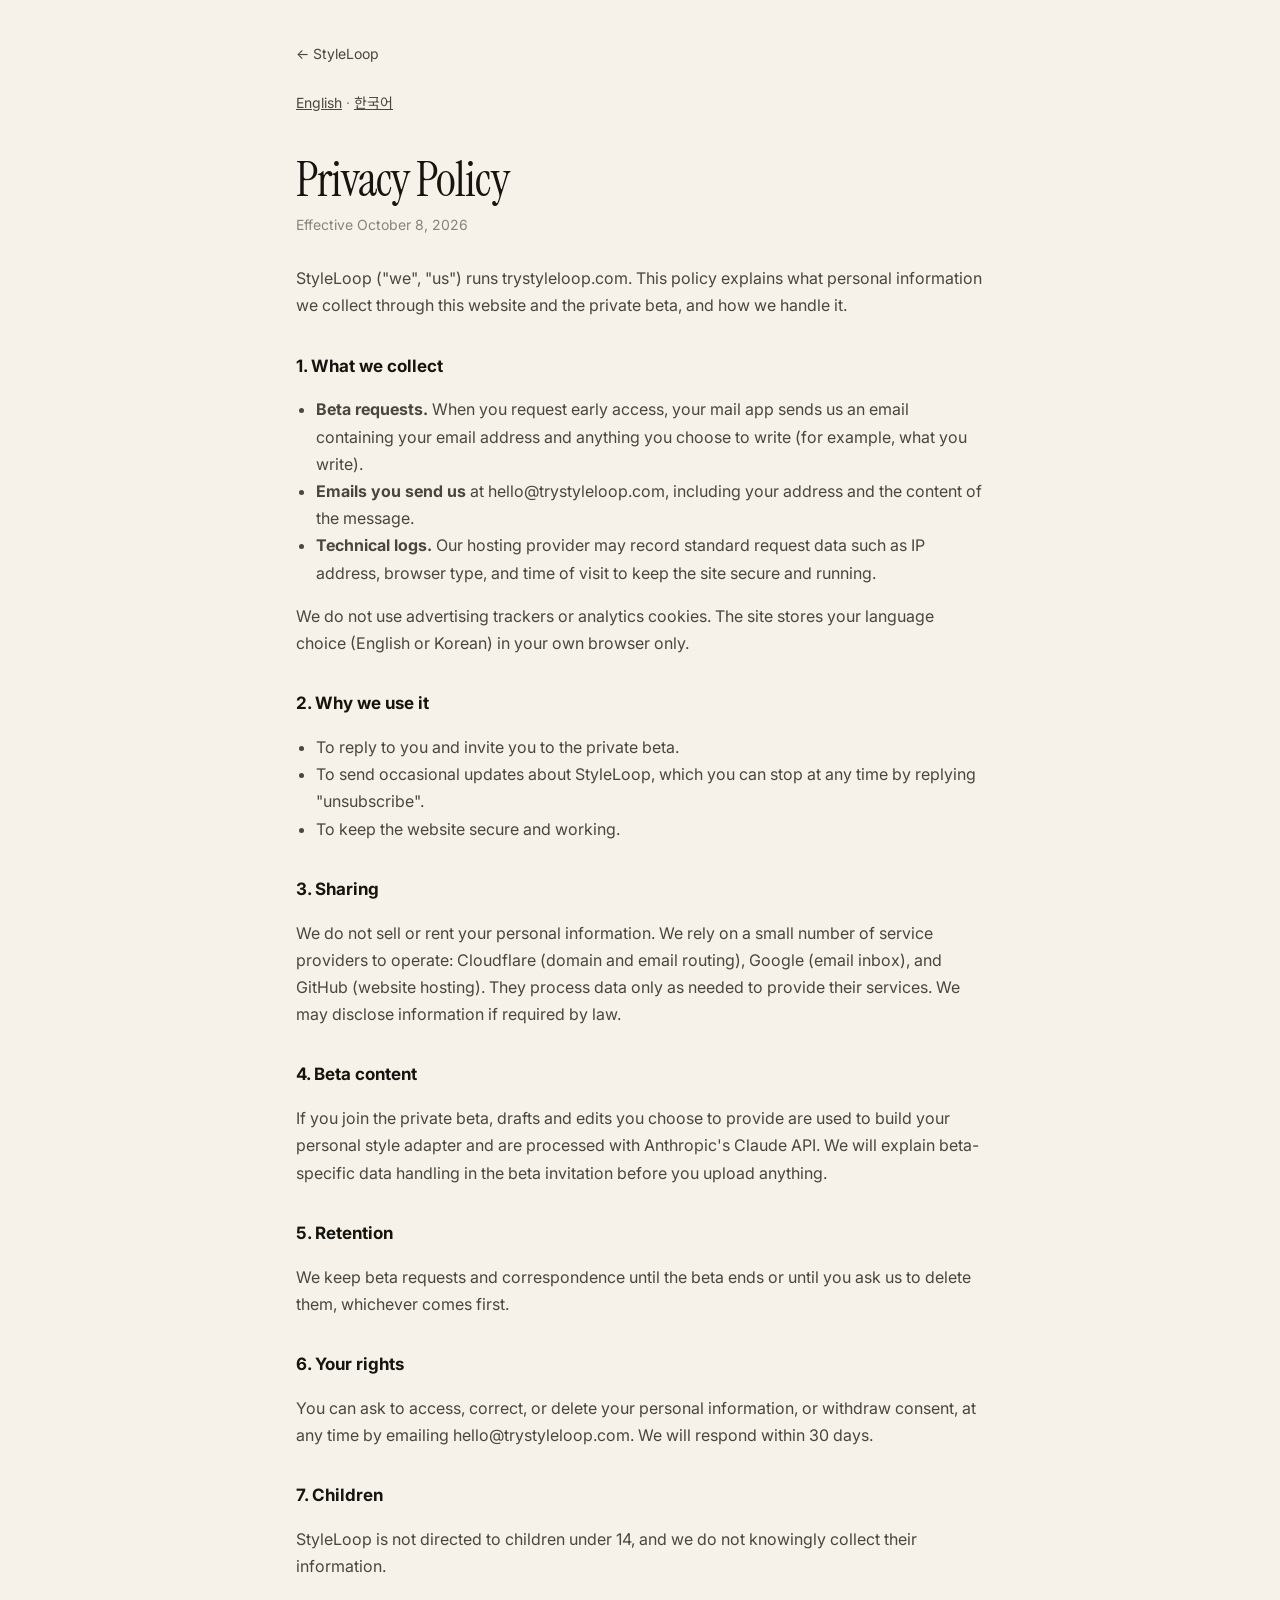
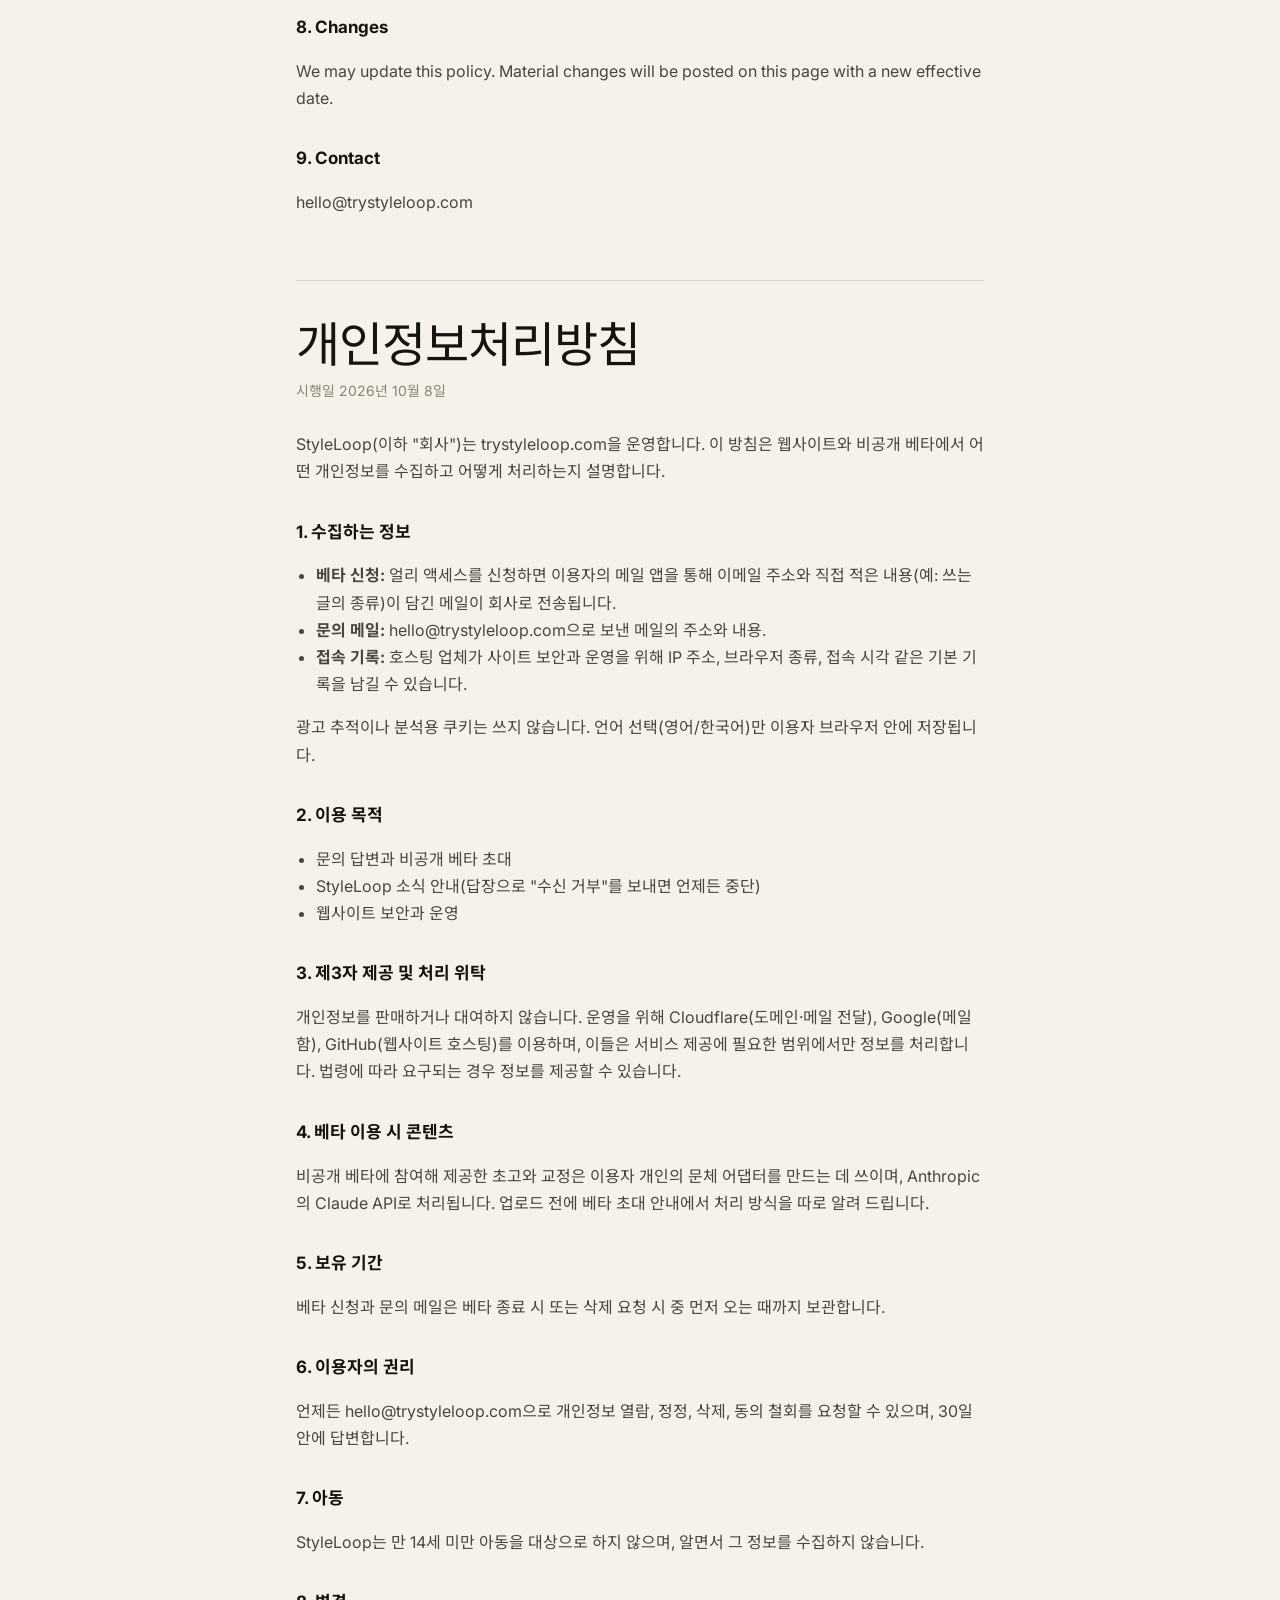
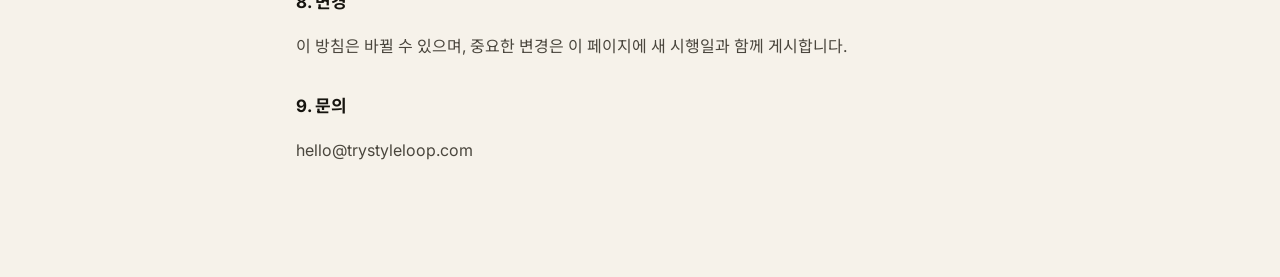
<file: privacy.html>
<!doctype html>
<html lang="en">
<head>
<meta charset="utf-8">
<meta name="viewport" content="width=device-width, initial-scale=1">
<link rel="icon" href="data:image/svg+xml,%3Csvg xmlns=%27http://www.w3.org/2000/svg%27 viewBox=%270 0 32 32%27%3E%3Crect width=%2732%27 height=%2732%27 rx=%277%27 fill=%27%23f6f2ea%27/%3E%3Ccircle cx=%2716%27 cy=%2716%27 r=%2711%27 fill=%27none%27 stroke=%27%2316140f%27 stroke-width=%272.5%27/%3E%3Cpath d=%27M16 16V7%27 stroke=%27%23d2361f%27 stroke-width=%273%27 stroke-linecap=%27round%27/%3E%3Ccircle cx=%2716%27 cy=%2716%27 r=%272.5%27 fill=%27%2316140f%27/%3E%3C/svg%3E">
<title>Privacy Policy — StyleLoop</title>
<link rel="stylesheet" href="legal.css">
</head>
<body>
<main>
<a class="back" href="index.html">← StyleLoop</a>
<div class="jump"><a href="#en">English</a> · <a href="#ko">한국어</a></div>

<article id="en">
<h1>Privacy Policy</h1>
<p class="date">Effective October 8, 2026</p>

<p>StyleLoop ("we", "us") runs trystyleloop.com. This policy explains what personal information we collect through this website and the private beta, and how we handle it.</p>

<h2>1. What we collect</h2>
<ul>
  <li><strong>Beta requests.</strong> When you request early access, your mail app sends us an email containing your email address and anything you choose to write (for example, what you write).</li>
  <li><strong>Emails you send us</strong> at hello@trystyleloop.com, including your address and the content of the message.</li>
  <li><strong>Technical logs.</strong> Our hosting provider may record standard request data such as IP address, browser type, and time of visit to keep the site secure and running.</li>
</ul>
<p>We do not use advertising trackers or analytics cookies. The site stores your language choice (English or Korean) in your own browser only.</p>

<h2>2. Why we use it</h2>
<ul>
  <li>To reply to you and invite you to the private beta.</li>
  <li>To send occasional updates about StyleLoop, which you can stop at any time by replying "unsubscribe".</li>
  <li>To keep the website secure and working.</li>
</ul>

<h2>3. Sharing</h2>
<p>We do not sell or rent your personal information. We rely on a small number of service providers to operate: Cloudflare (domain and email routing), Google (email inbox), and GitHub (website hosting). They process data only as needed to provide their services. We may disclose information if required by law.</p>

<h2>4. Beta content</h2>
<p>If you join the private beta, drafts and edits you choose to provide are used to build your personal style adapter and are processed with Anthropic's Claude API. We will explain beta-specific data handling in the beta invitation before you upload anything.</p>

<h2>5. Retention</h2>
<p>We keep beta requests and correspondence until the beta ends or until you ask us to delete them, whichever comes first.</p>

<h2>6. Your rights</h2>
<p>You can ask to access, correct, or delete your personal information, or withdraw consent, at any time by emailing hello@trystyleloop.com. We will respond within 30 days.</p>

<h2>7. Children</h2>
<p>StyleLoop is not directed to children under 14, and we do not knowingly collect their information.</p>

<h2>8. Changes</h2>
<p>We may update this policy. Material changes will be posted on this page with a new effective date.</p>

<h2>9. Contact</h2>
<p>hello@trystyleloop.com</p>
</article>

<article id="ko" lang="ko">
<h1>개인정보처리방침</h1>
<p class="date">시행일 2026년 10월 8일</p>

<p>StyleLoop(이하 "회사")는 trystyleloop.com을 운영합니다. 이 방침은 웹사이트와 비공개 베타에서 어떤 개인정보를 수집하고 어떻게 처리하는지 설명합니다.</p>

<h2>1. 수집하는 정보</h2>
<ul>
  <li><strong>베타 신청:</strong> 얼리 액세스를 신청하면 이용자의 메일 앱을 통해 이메일 주소와 직접 적은 내용(예: 쓰는 글의 종류)이 담긴 메일이 회사로 전송됩니다.</li>
  <li><strong>문의 메일:</strong> hello@trystyleloop.com으로 보낸 메일의 주소와 내용.</li>
  <li><strong>접속 기록:</strong> 호스팅 업체가 사이트 보안과 운영을 위해 IP 주소, 브라우저 종류, 접속 시각 같은 기본 기록을 남길 수 있습니다.</li>
</ul>
<p>광고 추적이나 분석용 쿠키는 쓰지 않습니다. 언어 선택(영어/한국어)만 이용자 브라우저 안에 저장됩니다.</p>

<h2>2. 이용 목적</h2>
<ul>
  <li>문의 답변과 비공개 베타 초대</li>
  <li>StyleLoop 소식 안내(답장으로 "수신 거부"를 보내면 언제든 중단)</li>
  <li>웹사이트 보안과 운영</li>
</ul>

<h2>3. 제3자 제공 및 처리 위탁</h2>
<p>개인정보를 판매하거나 대여하지 않습니다. 운영을 위해 Cloudflare(도메인·메일 전달), Google(메일함), GitHub(웹사이트 호스팅)를 이용하며, 이들은 서비스 제공에 필요한 범위에서만 정보를 처리합니다. 법령에 따라 요구되는 경우 정보를 제공할 수 있습니다.</p>

<h2>4. 베타 이용 시 콘텐츠</h2>
<p>비공개 베타에 참여해 제공한 초고와 교정은 이용자 개인의 문체 어댑터를 만드는 데 쓰이며, Anthropic의 Claude API로 처리됩니다. 업로드 전에 베타 초대 안내에서 처리 방식을 따로 알려 드립니다.</p>

<h2>5. 보유 기간</h2>
<p>베타 신청과 문의 메일은 베타 종료 시 또는 삭제 요청 시 중 먼저 오는 때까지 보관합니다.</p>

<h2>6. 이용자의 권리</h2>
<p>언제든 hello@trystyleloop.com으로 개인정보 열람, 정정, 삭제, 동의 철회를 요청할 수 있으며, 30일 안에 답변합니다.</p>

<h2>7. 아동</h2>
<p>StyleLoop는 만 14세 미만 아동을 대상으로 하지 않으며, 알면서 그 정보를 수집하지 않습니다.</p>

<h2>8. 변경</h2>
<p>이 방침은 바뀔 수 있으며, 중요한 변경은 이 페이지에 새 시행일과 함께 게시합니다.</p>

<h2>9. 문의</h2>
<p>hello@trystyleloop.com</p>
</article>
</main>
</body>
</html>
</file>
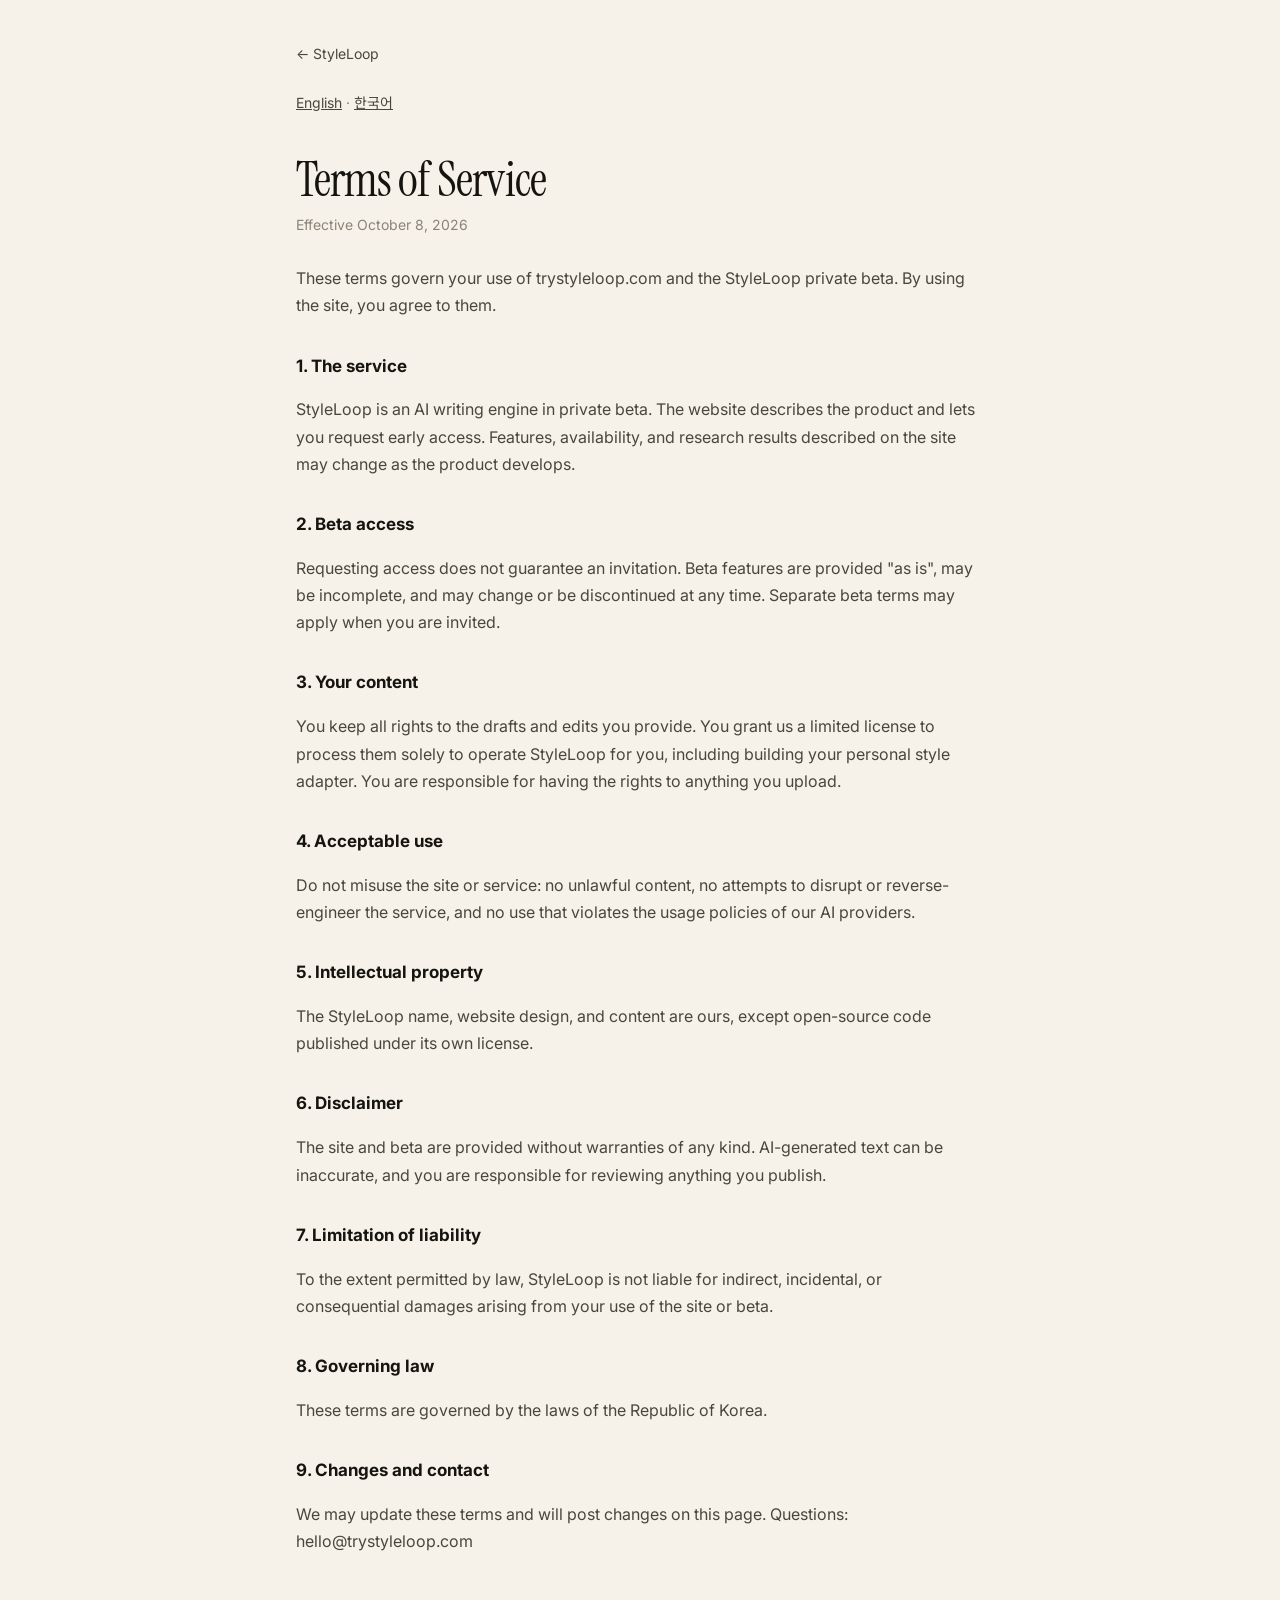
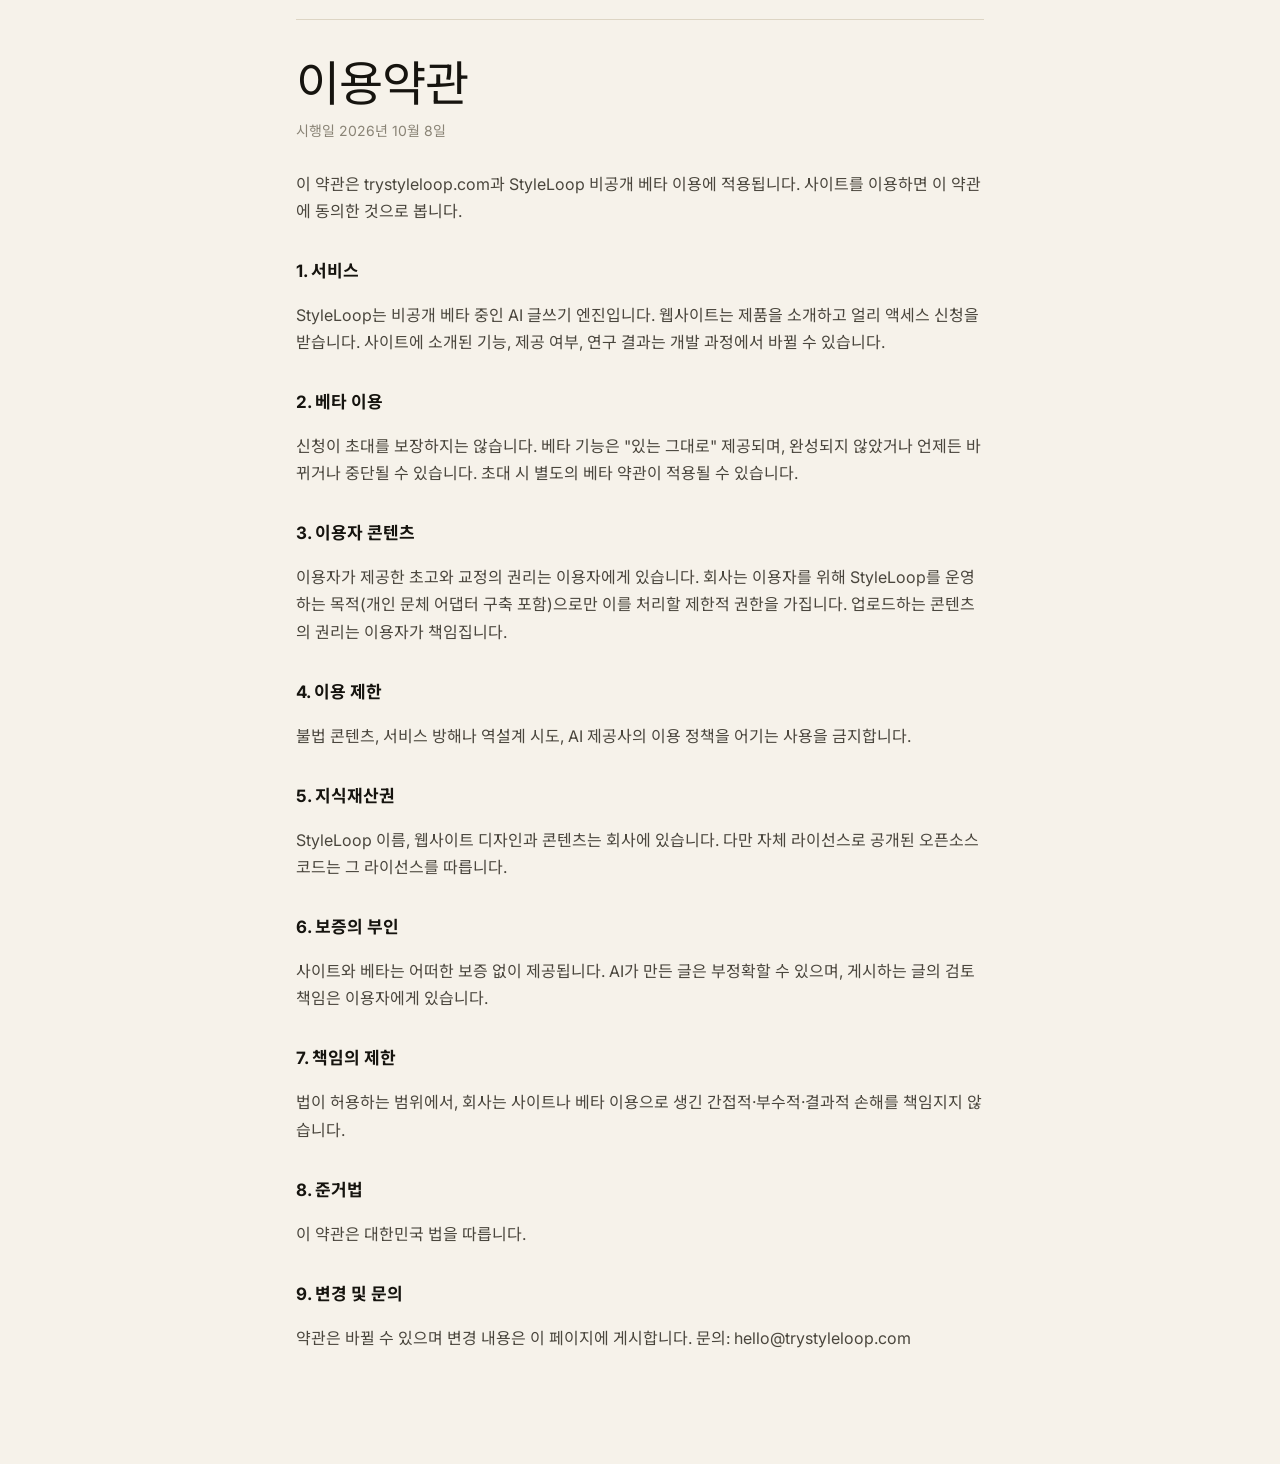
<file: terms.html>
<!doctype html>
<html lang="en">
<head>
<meta charset="utf-8">
<meta name="viewport" content="width=device-width, initial-scale=1">
<link rel="icon" href="data:image/svg+xml,%3Csvg xmlns=%27http://www.w3.org/2000/svg%27 viewBox=%270 0 32 32%27%3E%3Crect width=%2732%27 height=%2732%27 rx=%277%27 fill=%27%23f6f2ea%27/%3E%3Ccircle cx=%2716%27 cy=%2716%27 r=%2711%27 fill=%27none%27 stroke=%27%2316140f%27 stroke-width=%272.5%27/%3E%3Cpath d=%27M16 16V7%27 stroke=%27%23d2361f%27 stroke-width=%273%27 stroke-linecap=%27round%27/%3E%3Ccircle cx=%2716%27 cy=%2716%27 r=%272.5%27 fill=%27%2316140f%27/%3E%3C/svg%3E">
<title>Terms of Service — StyleLoop</title>
<link rel="stylesheet" href="legal.css">
</head>
<body>
<main>
<a class="back" href="index.html">← StyleLoop</a>
<div class="jump"><a href="#en">English</a> · <a href="#ko">한국어</a></div>

<article id="en">
<h1>Terms of Service</h1>
<p class="date">Effective October 8, 2026</p>

<p>These terms govern your use of trystyleloop.com and the StyleLoop private beta. By using the site, you agree to them.</p>

<h2>1. The service</h2>
<p>StyleLoop is an AI writing engine in private beta. The website describes the product and lets you request early access. Features, availability, and research results described on the site may change as the product develops.</p>

<h2>2. Beta access</h2>
<p>Requesting access does not guarantee an invitation. Beta features are provided "as is", may be incomplete, and may change or be discontinued at any time. Separate beta terms may apply when you are invited.</p>

<h2>3. Your content</h2>
<p>You keep all rights to the drafts and edits you provide. You grant us a limited license to process them solely to operate StyleLoop for you, including building your personal style adapter. You are responsible for having the rights to anything you upload.</p>

<h2>4. Acceptable use</h2>
<p>Do not misuse the site or service: no unlawful content, no attempts to disrupt or reverse-engineer the service, and no use that violates the usage policies of our AI providers.</p>

<h2>5. Intellectual property</h2>
<p>The StyleLoop name, website design, and content are ours, except open-source code published under its own license.</p>

<h2>6. Disclaimer</h2>
<p>The site and beta are provided without warranties of any kind. AI-generated text can be inaccurate, and you are responsible for reviewing anything you publish.</p>

<h2>7. Limitation of liability</h2>
<p>To the extent permitted by law, StyleLoop is not liable for indirect, incidental, or consequential damages arising from your use of the site or beta.</p>

<h2>8. Governing law</h2>
<p>These terms are governed by the laws of the Republic of Korea.</p>

<h2>9. Changes and contact</h2>
<p>We may update these terms and will post changes on this page. Questions: hello@trystyleloop.com</p>
</article>

<article id="ko" lang="ko">
<h1>이용약관</h1>
<p class="date">시행일 2026년 10월 8일</p>

<p>이 약관은 trystyleloop.com과 StyleLoop 비공개 베타 이용에 적용됩니다. 사이트를 이용하면 이 약관에 동의한 것으로 봅니다.</p>

<h2>1. 서비스</h2>
<p>StyleLoop는 비공개 베타 중인 AI 글쓰기 엔진입니다. 웹사이트는 제품을 소개하고 얼리 액세스 신청을 받습니다. 사이트에 소개된 기능, 제공 여부, 연구 결과는 개발 과정에서 바뀔 수 있습니다.</p>

<h2>2. 베타 이용</h2>
<p>신청이 초대를 보장하지는 않습니다. 베타 기능은 "있는 그대로" 제공되며, 완성되지 않았거나 언제든 바뀌거나 중단될 수 있습니다. 초대 시 별도의 베타 약관이 적용될 수 있습니다.</p>

<h2>3. 이용자 콘텐츠</h2>
<p>이용자가 제공한 초고와 교정의 권리는 이용자에게 있습니다. 회사는 이용자를 위해 StyleLoop를 운영하는 목적(개인 문체 어댑터 구축 포함)으로만 이를 처리할 제한적 권한을 가집니다. 업로드하는 콘텐츠의 권리는 이용자가 책임집니다.</p>

<h2>4. 이용 제한</h2>
<p>불법 콘텐츠, 서비스 방해나 역설계 시도, AI 제공사의 이용 정책을 어기는 사용을 금지합니다.</p>

<h2>5. 지식재산권</h2>
<p>StyleLoop 이름, 웹사이트 디자인과 콘텐츠는 회사에 있습니다. 다만 자체 라이선스로 공개된 오픈소스 코드는 그 라이선스를 따릅니다.</p>

<h2>6. 보증의 부인</h2>
<p>사이트와 베타는 어떠한 보증 없이 제공됩니다. AI가 만든 글은 부정확할 수 있으며, 게시하는 글의 검토 책임은 이용자에게 있습니다.</p>

<h2>7. 책임의 제한</h2>
<p>법이 허용하는 범위에서, 회사는 사이트나 베타 이용으로 생긴 간접적·부수적·결과적 손해를 책임지지 않습니다.</p>

<h2>8. 준거법</h2>
<p>이 약관은 대한민국 법을 따릅니다.</p>

<h2>9. 변경 및 문의</h2>
<p>약관은 바뀔 수 있으며 변경 내용은 이 페이지에 게시합니다. 문의: hello@trystyleloop.com</p>
</article>
</main>
</body>
</html>
</file>
<file: legal.css>
@import url("https://fonts.googleapis.com/css2?family=Instrument+Serif&family=Inter:wght@400;600&family=Noto+Sans+KR:wght@400;600&display=swap");
:root{--paper:#f6f2ea;--ink:#16140f;--ink-2:#4a463d;--muted:#8a8476;--line:#ddd5c4;--red:#d2361f}
*{box-sizing:border-box}
body{margin:0;background:var(--paper);color:var(--ink);font:16px/1.7 Inter,"Noto Sans KR",system-ui,sans-serif}
main{max-width:720px;margin:0 auto;padding:40px 16px 96px}
a{color:var(--ink-2)}
.back{font-size:14px;text-decoration:none}
.jump{margin-top:24px;font-size:14px;color:var(--muted)}
article{padding-top:40px}
article + article{margin-top:64px;border-top:1px solid var(--line)}
h1{font:400 48px/1.05 "Instrument Serif","Noto Sans KR",serif;letter-spacing:-.02em;margin:0 0 8px}
.date{color:var(--muted);font-size:14px;margin:0 0 28px}
h2{font-size:17px;margin:32px 0 6px}
p,li{color:var(--ink-2)}
ul{padding-left:20px}
</file>
